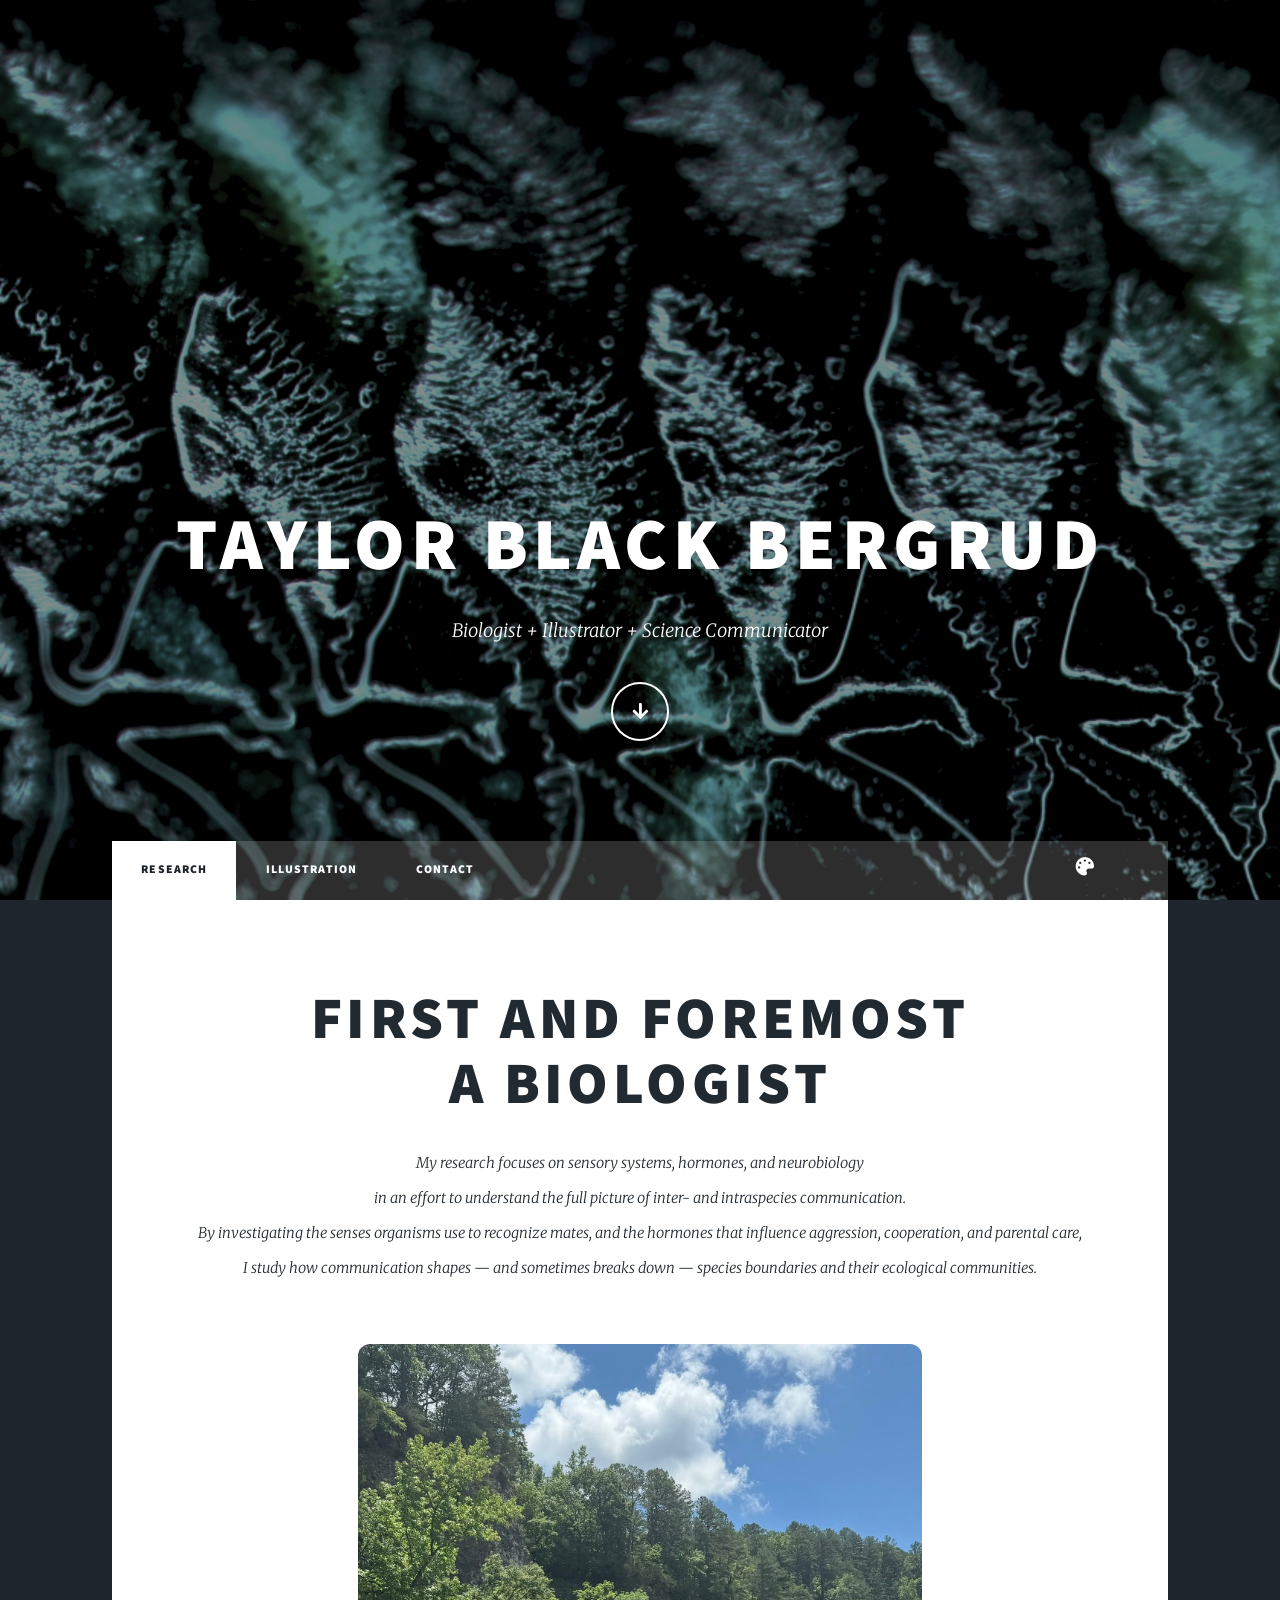
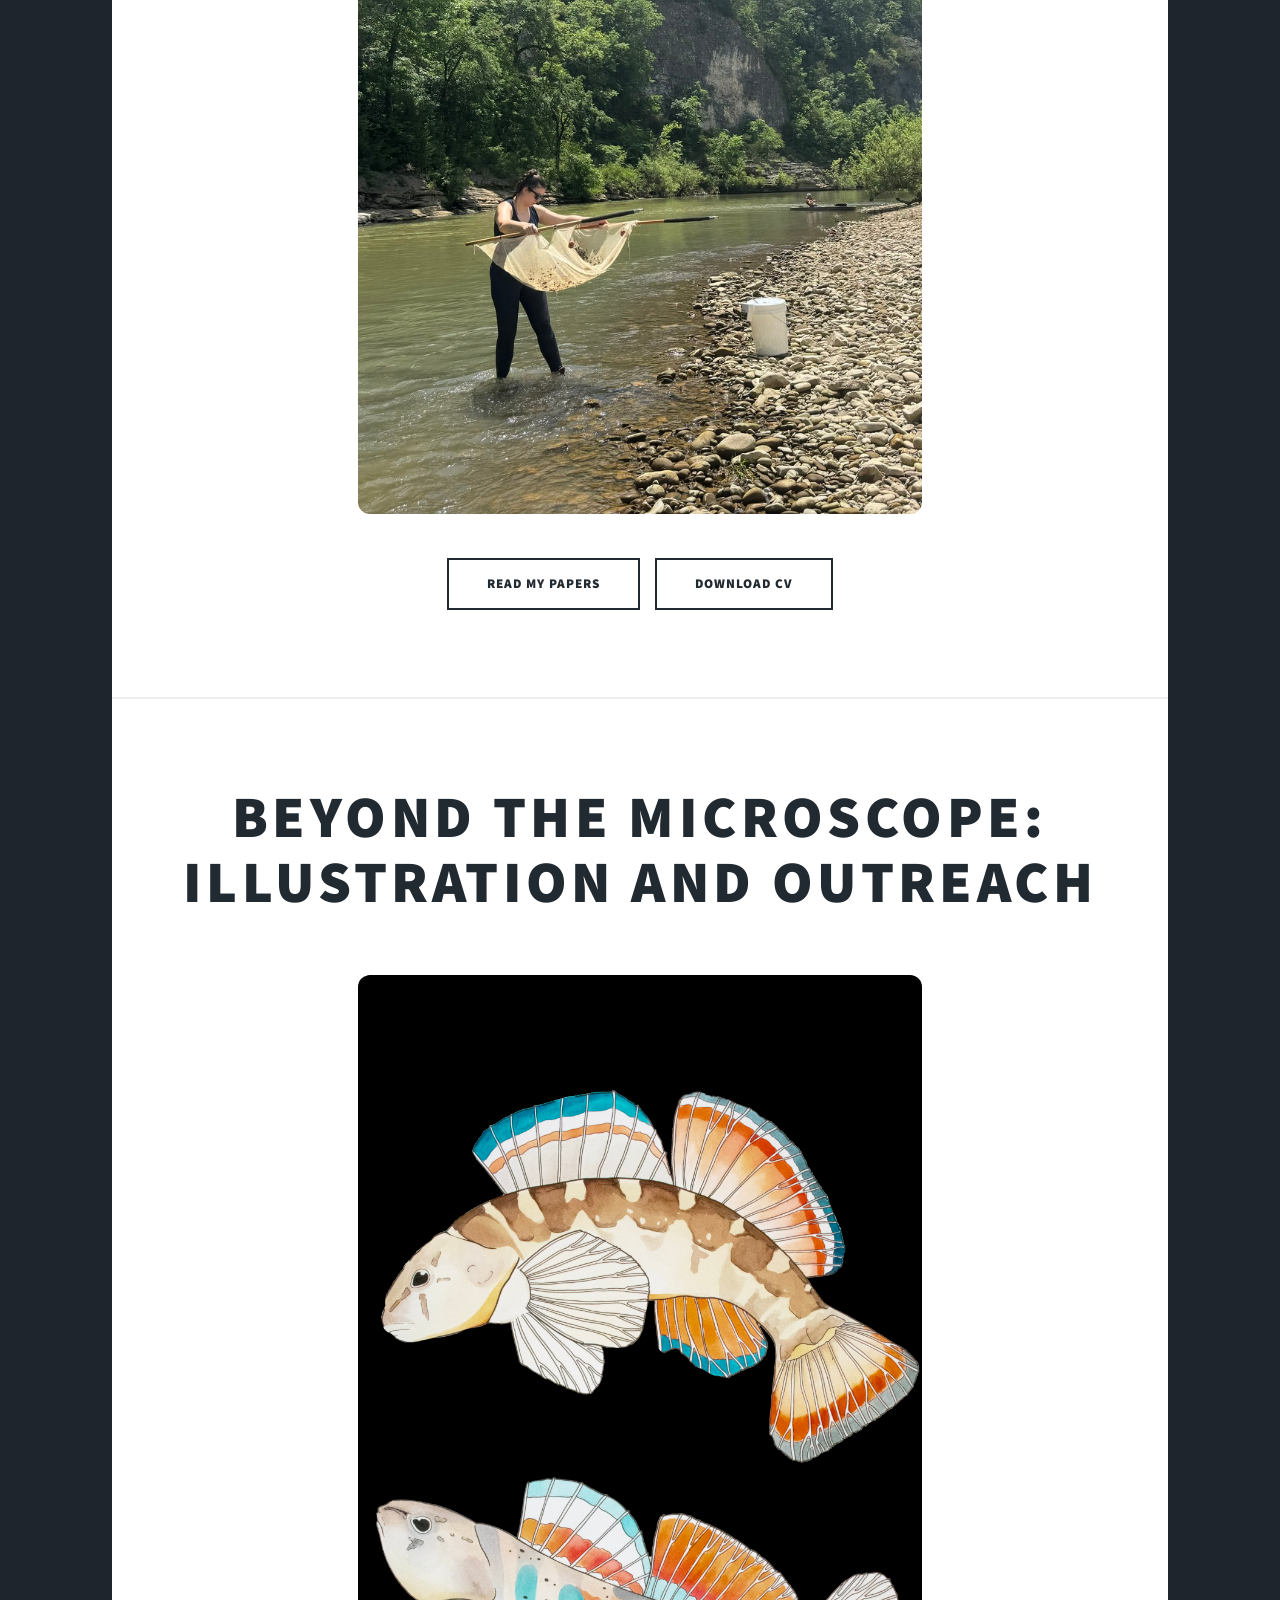
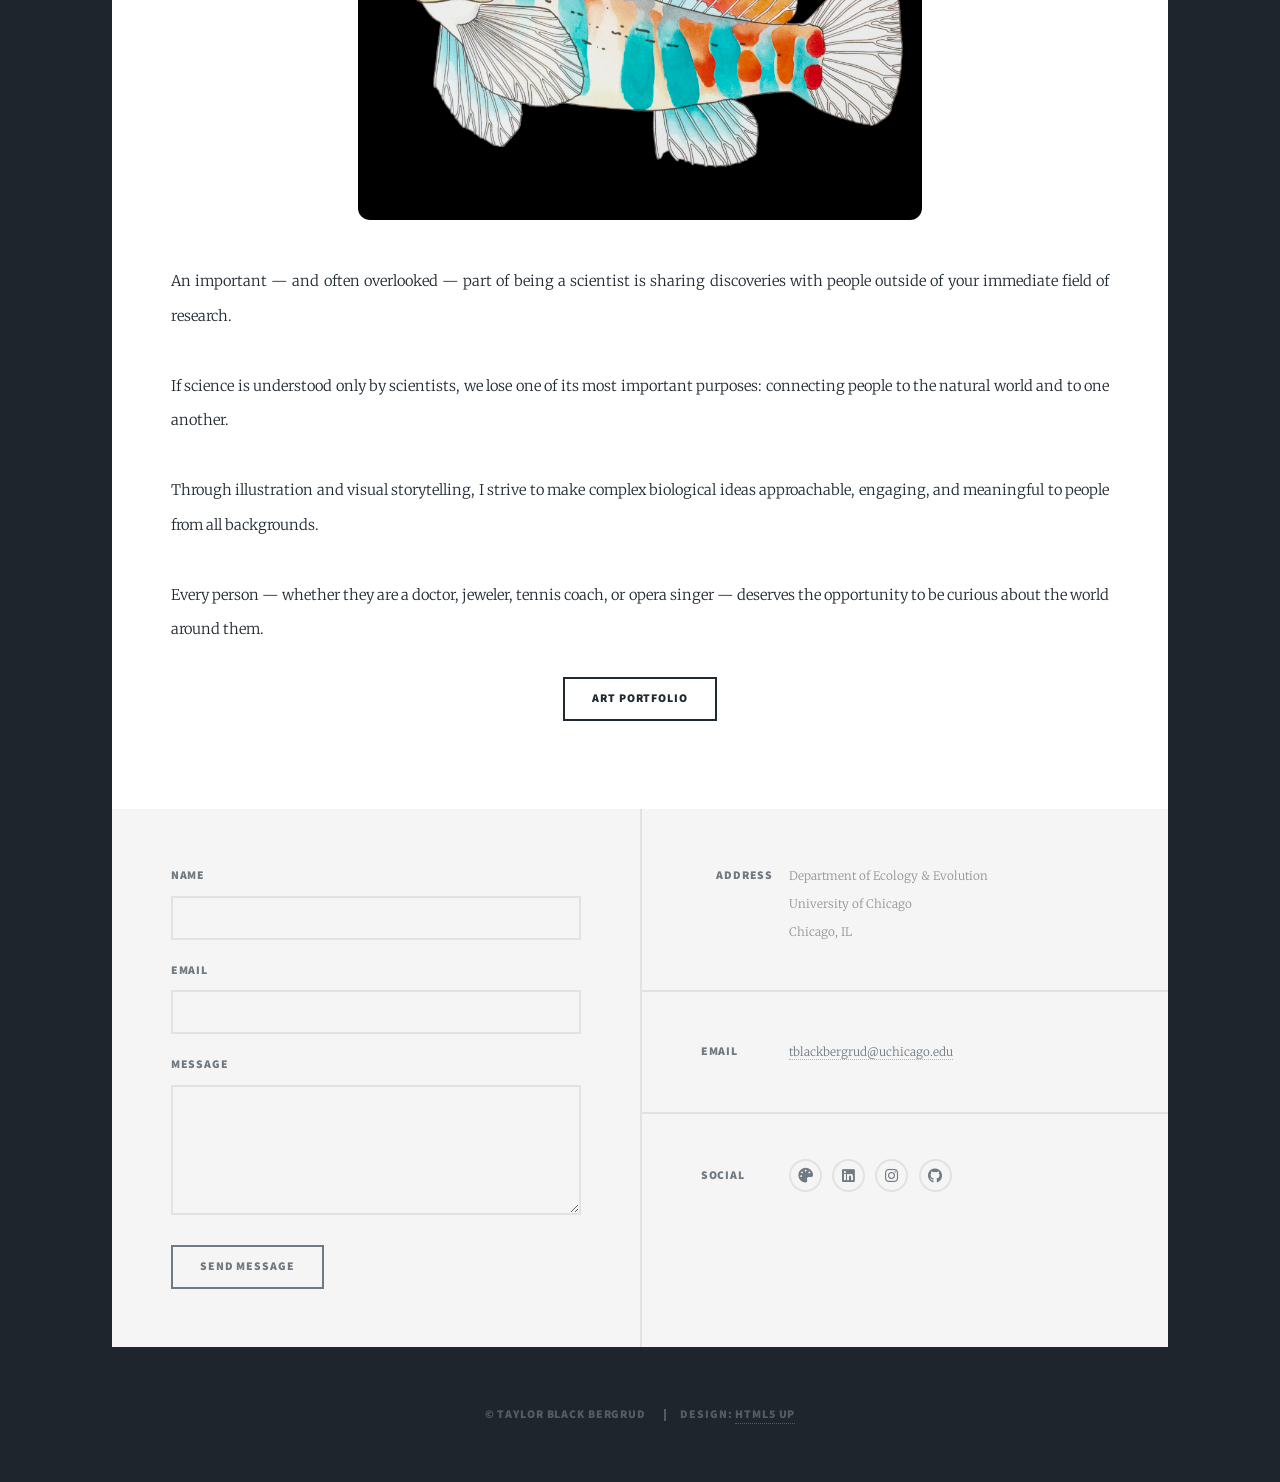
<file: index.html>
<!DOCTYPE HTML>
<!--
	Massively by HTML5 UP
	html5up.net | @ajlkn
	Free for personal and commercial use under the CCA 3.0 license (html5up.net/license)
-->
<html>
	<head>
		<title>Taylor Black Bergrud</title>
		<meta charset="utf-8" />
		<meta name="viewport" content="width=device-width, initial-scale=1, user-scalable=no" />
		<link rel="stylesheet" href="assets/css/main.css" />
		<noscript><link rel="stylesheet" href="assets/css/noscript.css" /></noscript>
	</head>
	<body class="is-preload">

		<!-- Wrapper -->
			<div id="wrapper" class="fade-in">

				<!-- Intro -->
					<div id="intro">
						<!-- MAIN TITLE -->
						<h1>Taylor Black Bergrud</h1>
						<!-- SUBTITLE -->
						<p> Biologist + Illustrator + Science Communicator </p>
						<!-- SCROLL -->
						<ul class="actions">
							<li><a href="#header" class="button icon solid solo fa-arrow-down scrolly">Continue</a></li>
						</ul>
					</div>

				<!-- Header -->
					<header id="header">
						<a href="index.html" class="logo"> 
							Taylor Black Bergrud 
						</a>
						
					</header>

				<!-- Navigation -->
					<nav id="nav">

    <ul class="links">
						<ul class="links">
							<li class="active">
								<a href="#research">Research</a>
							</li>
							
							<li>
								<a href="illustration.html">Illustration</a>
							</li>
							
							<li>
								<a href="#footer">Contact</a>
							</li>
						</ul>

						<!--SOCIAL MEDIA ICONS -->
						<ul class="icons">
							<li>
   								 <a href="https://www.redbubble.com/people/littleclayfrog"
       								class="icon solid fa-palette">
      							 <span class="label">Redbubble</span>
							   </a>
						</li>
							
							<li>
								<a href="https://www.linkedin.com/in/taybergrud" 
									class="icon brands fa-LinkedIn">
									<span class="label">LinkedIn</span>
								</a>
							</li>
							
							<li><a href="https://instagram.com/fieldnotesillustrated" 
									class="icon brands fa-instagram">
								<span class="label">Instagram</span>
							</a>
							</li>
							
							<li>
								<a href="https://github.com/TaylorBlackBergrud" 
									class="icon brands fa-github">
									<span class="label">GitHub</span>
								</a>
							</li>
						</ul>
					</nav>

				<!-- Main Content -->
					<div id="main">

						<!-- RESEARCH SECTION -->
							<article class="post featured" id="research">
								
								<header class="major">
									
									
									<h2>
										<a href="#">
											First and Foremost <br />
											A Biologist
										</a>
									</h2>
									<p>
										My research focuses on sensory systems, hormones, and neurobiology <br />
									in an effort to understand the full picture of inter- and intraspecies communication.<br />
									By investigating the senses organisms use to recognize mates, and the hormones that influence aggression, cooperation, and parental care,<br />
									I study how communication shapes — and sometimes breaks down — species boundaries and their ecological communities.
									</p>
								
								</header>

								<!--Research Photo 1 -->
								
							<a href="#" 
  								 class="image fit" 
  								 style="max-width: 60%; margin: 0 auto 3rem auto; border-radius: 12px; overflow: hidden;">
								<img src="images/9E07C642-AA1F-4C21-8A8C-A0F18DD840BB_1_105_c.jpeg"
								 alt="Arkansas field site with Taylor seining for darters" />
								</a>
								<!-- Papers Button -->
								
								<ul class="actions special">
									
									<li>
										<a href="https://scholar.google.com/citations?view_op=list_works&hl=en&user=EHR9fYoAAAAJ" class="button large"> Read My Papers 
										</a>
									</li>
									<li> 
									 <a href="CVTBLACKBERGRUD.docx"
                                        class="button large"
                                        target="_blank">
                                        Download CV
                                     </a>
   
									</li>
								</ul>
							</article class="post featured" id="research">

						
								<!-- Illustration Section -->
							<!-- ILLUSTRATION SECTION -->
						<article class="post featured" id="illustration">

					<header class="major">
					<h2>
					<a href="illustration.html">
						Beyond the Microscope:<br />
						Illustration and Outreach
					</a>
						</h2>
						</header>

					<a href="illustration.html"
	 					  class="image fit"
	 			  style="max-width: 60%; margin: 0 auto 3rem auto; border-radius: 12px; overflow: hidden;">
					<img src="images/OTOB.jpg"
		   			  alt="Scientific Illustration" />
				</a>
									
									<p>
										An important — and often overlooked — part of being a scientist is sharing discoveries with people outside of your immediate field of research. <br /><br />
									If science is understood only by scientists, we lose one of its most important purposes: connecting people to the natural world and to one another. <br /><br />
									Through illustration and visual storytelling, I strive to make complex biological ideas approachable, engaging, and meaningful to people from all backgrounds. <br /><br />
									Every person — whether they are a doctor, jeweler, tennis coach, or opera singer — deserves the opportunity to be curious about the world around them.
									</p>

									<!-- Art Button -->
									<ul class="actions special">
										
										<li>
											<a href="illustration.html" class="button">Art Portfolio
											</a>
										</li>
									</ul>
								</article>
						
							</section>

					</div>

				<!-- Footer -->
					<footer id="footer">
	<section>
		<form method="post" action="#">
			<div class="fields">
				<div class="field">
					<label for="name">Name</label>
					<input type="text" name="name" id="name" />
				</div>
				<div class="field">
					<label for="email">Email</label>
					<input type="text" name="email" id="email" />
				</div>
				<div class="field">
					<label for="message">Message</label>
					<textarea name="message" id="message" rows="3"></textarea>
				</div>
			</div>
			<ul class="actions">
				<li><input type="submit" value="Send Message" /></li>
			</ul>
		</form>
	</section>

	<section class="split contact">
		<section class="alt" style="text-align: center;">
			<h3>Address</h3>
			<p>
				Department of Ecology & Evolution<br />
				University of Chicago<br />
				Chicago, IL
			</p>
		</section>

		<section>
			<h3>Email</h3>
			<p>
				<a href="mailto:tblackbergrud@uchicago.edu">
					tblackbergrud@uchicago.edu
				</a>
			</p>
		</section>

		<section>
			<h3>Social</h3>
			<ul class="icons alt">
				<li><a href="https://www.redbubble.com/people/littleclayfrog" class="icon solid alt fa-palette"><span class="label">Redbubble</span></a></li>
				<li><a href="https://www.linkedin.com/in/taybergrud" class="icon brands alt fa-linkedin"><span class="label">LinkedIn</span></a></li>
				<li><a href="https://instagram.com/fieldnotesillustrated" class="icon brands alt fa-instagram"><span class="label">Instagram</span></a></li>
				<li><a href="https://github.com/taylorblackbergrud" class="icon brands alt fa-github"><span class="label">GitHub</span></a></li>
			</ul>
		</section>
	</section>
</footer>

				<!-- Copyright -->
					<div id="copyright">
						<ul>
							<li>&copy; Taylor Black Bergrud </li>
							<li>
								Design: 
								<a href="https://html5up.net">
									HTML5 UP
								</a>
							</li>
						</ul>
					</div>

			</div>

		<!-- Scripts -->
			<script src="assets/js/jquery.min.js"></script>
			<script src="assets/js/jquery.scrollex.min.js"></script>
			<script src="assets/js/jquery.scrolly.min.js"></script>
			<script src="assets/js/browser.min.js"></script>
			<script src="assets/js/breakpoints.min.js"></script>
			<script src="assets/js/util.js"></script>
			<script src="assets/js/main.js"></script>

	</body>
</html>
</file>
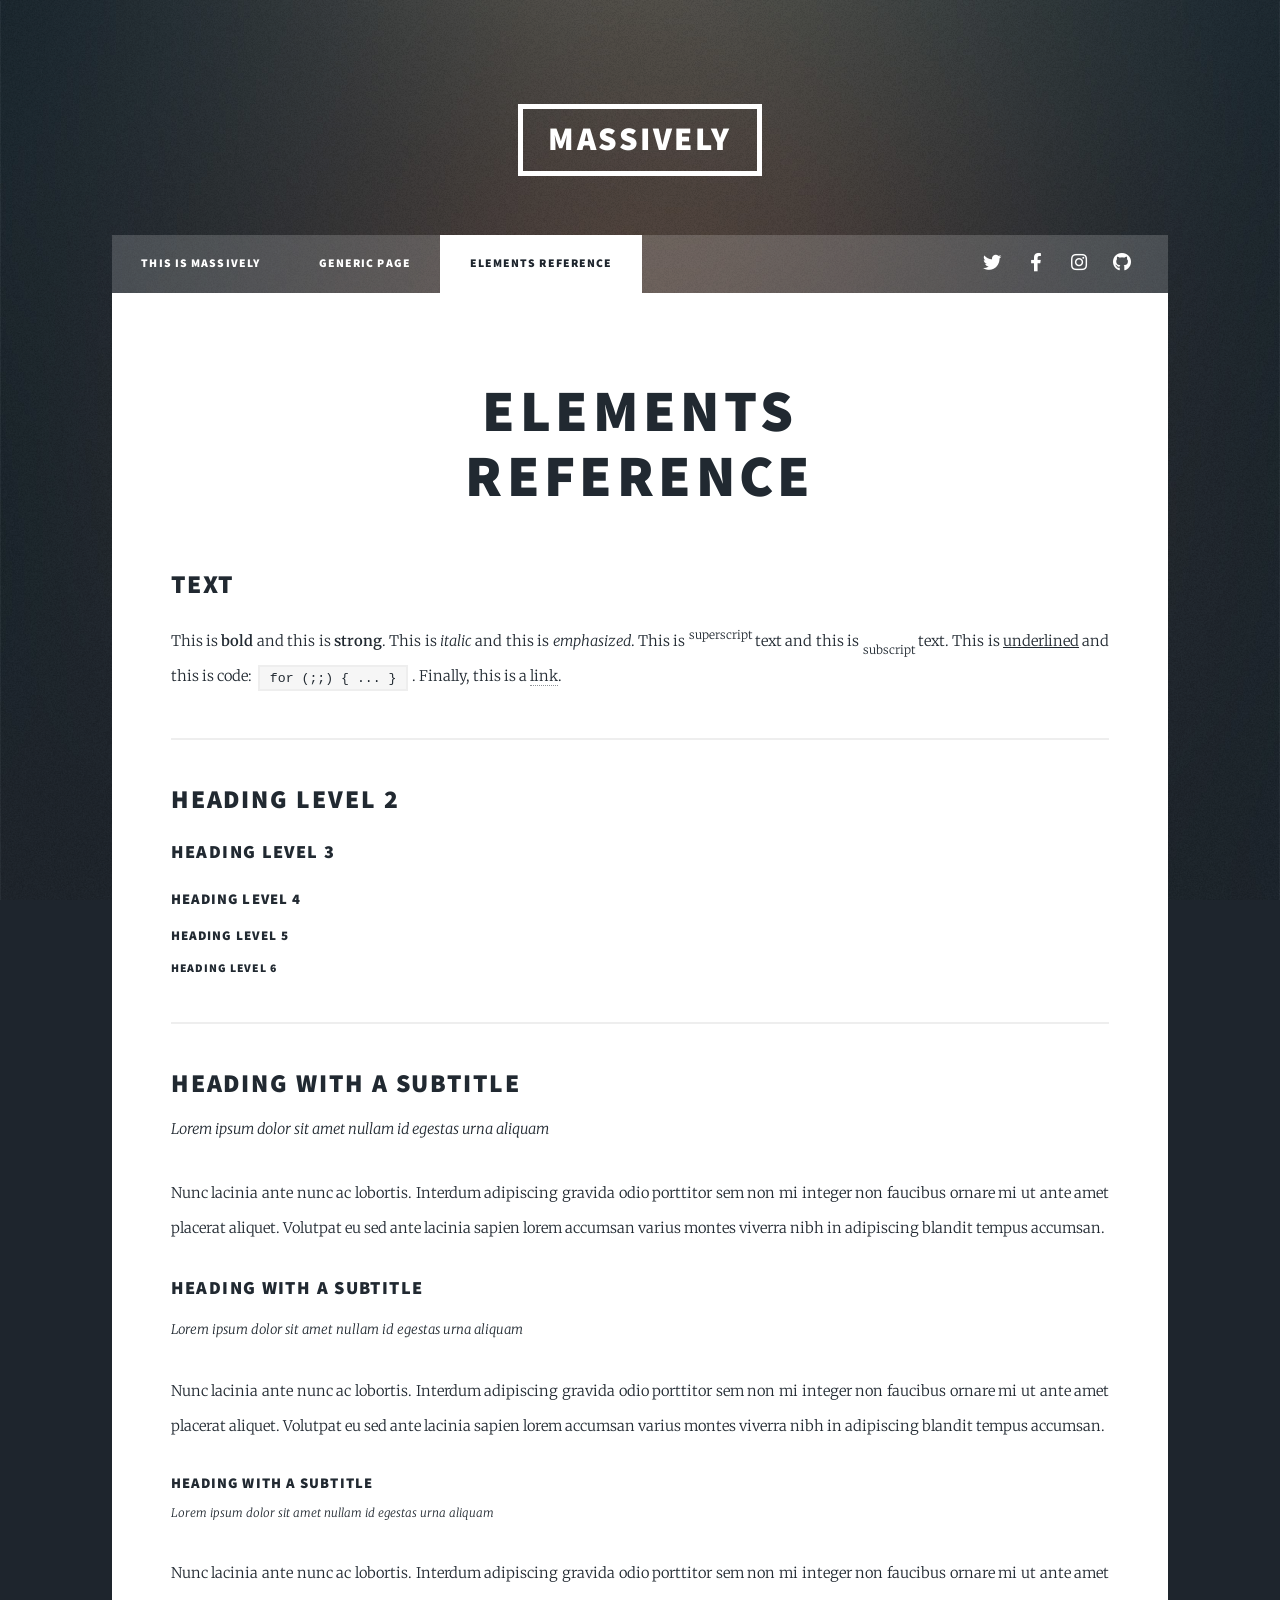
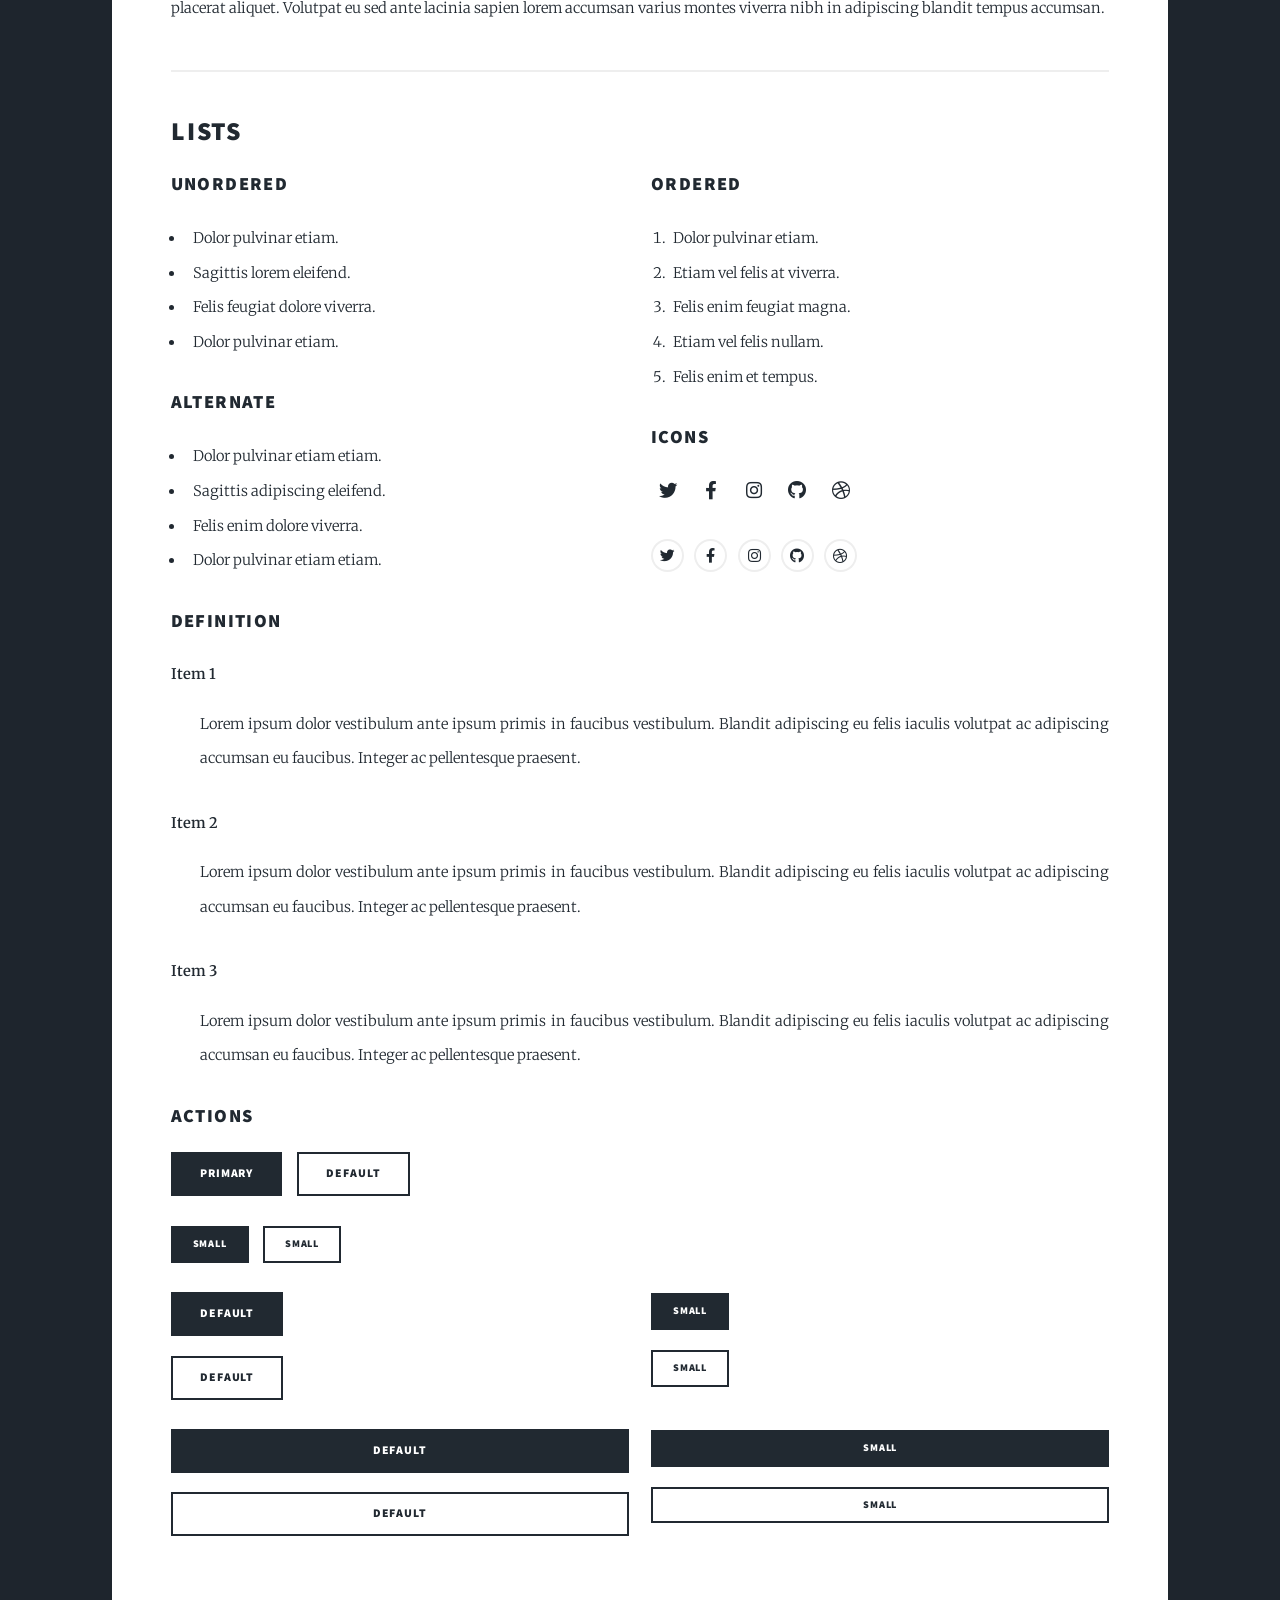
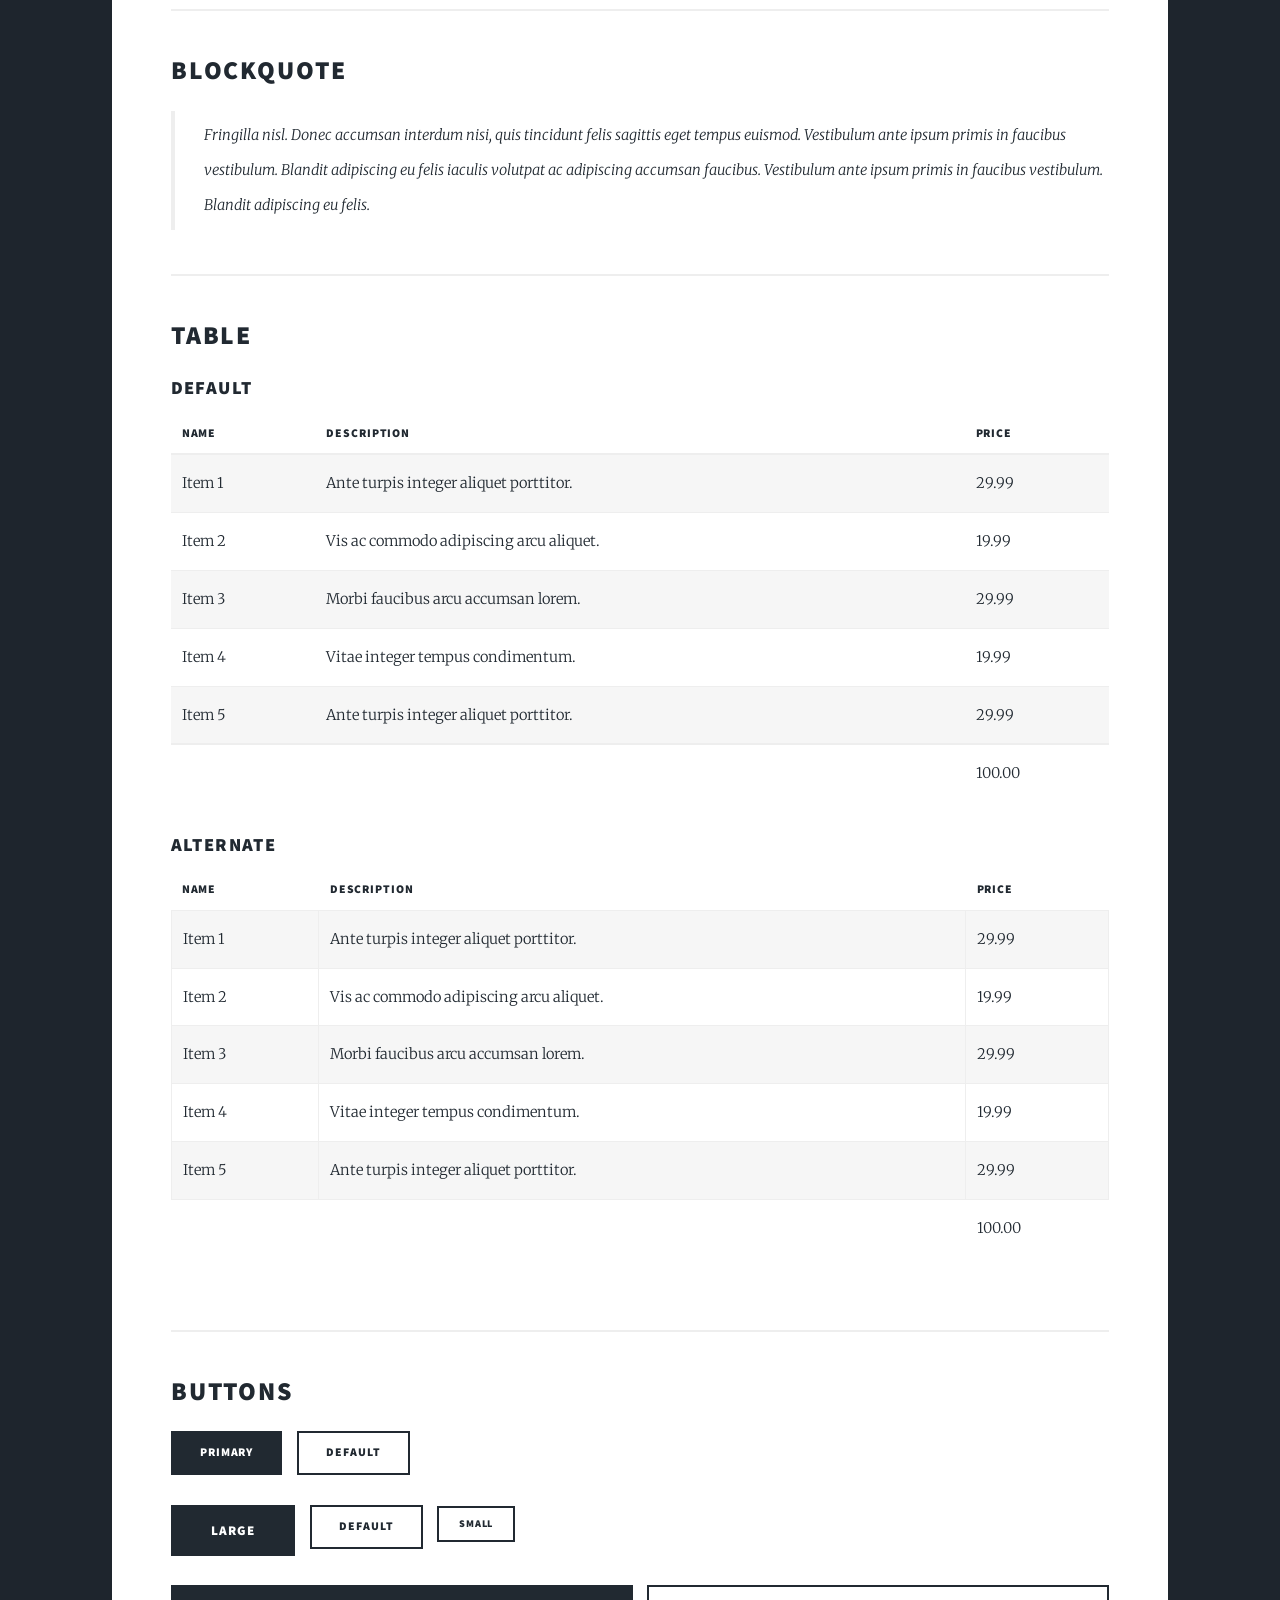
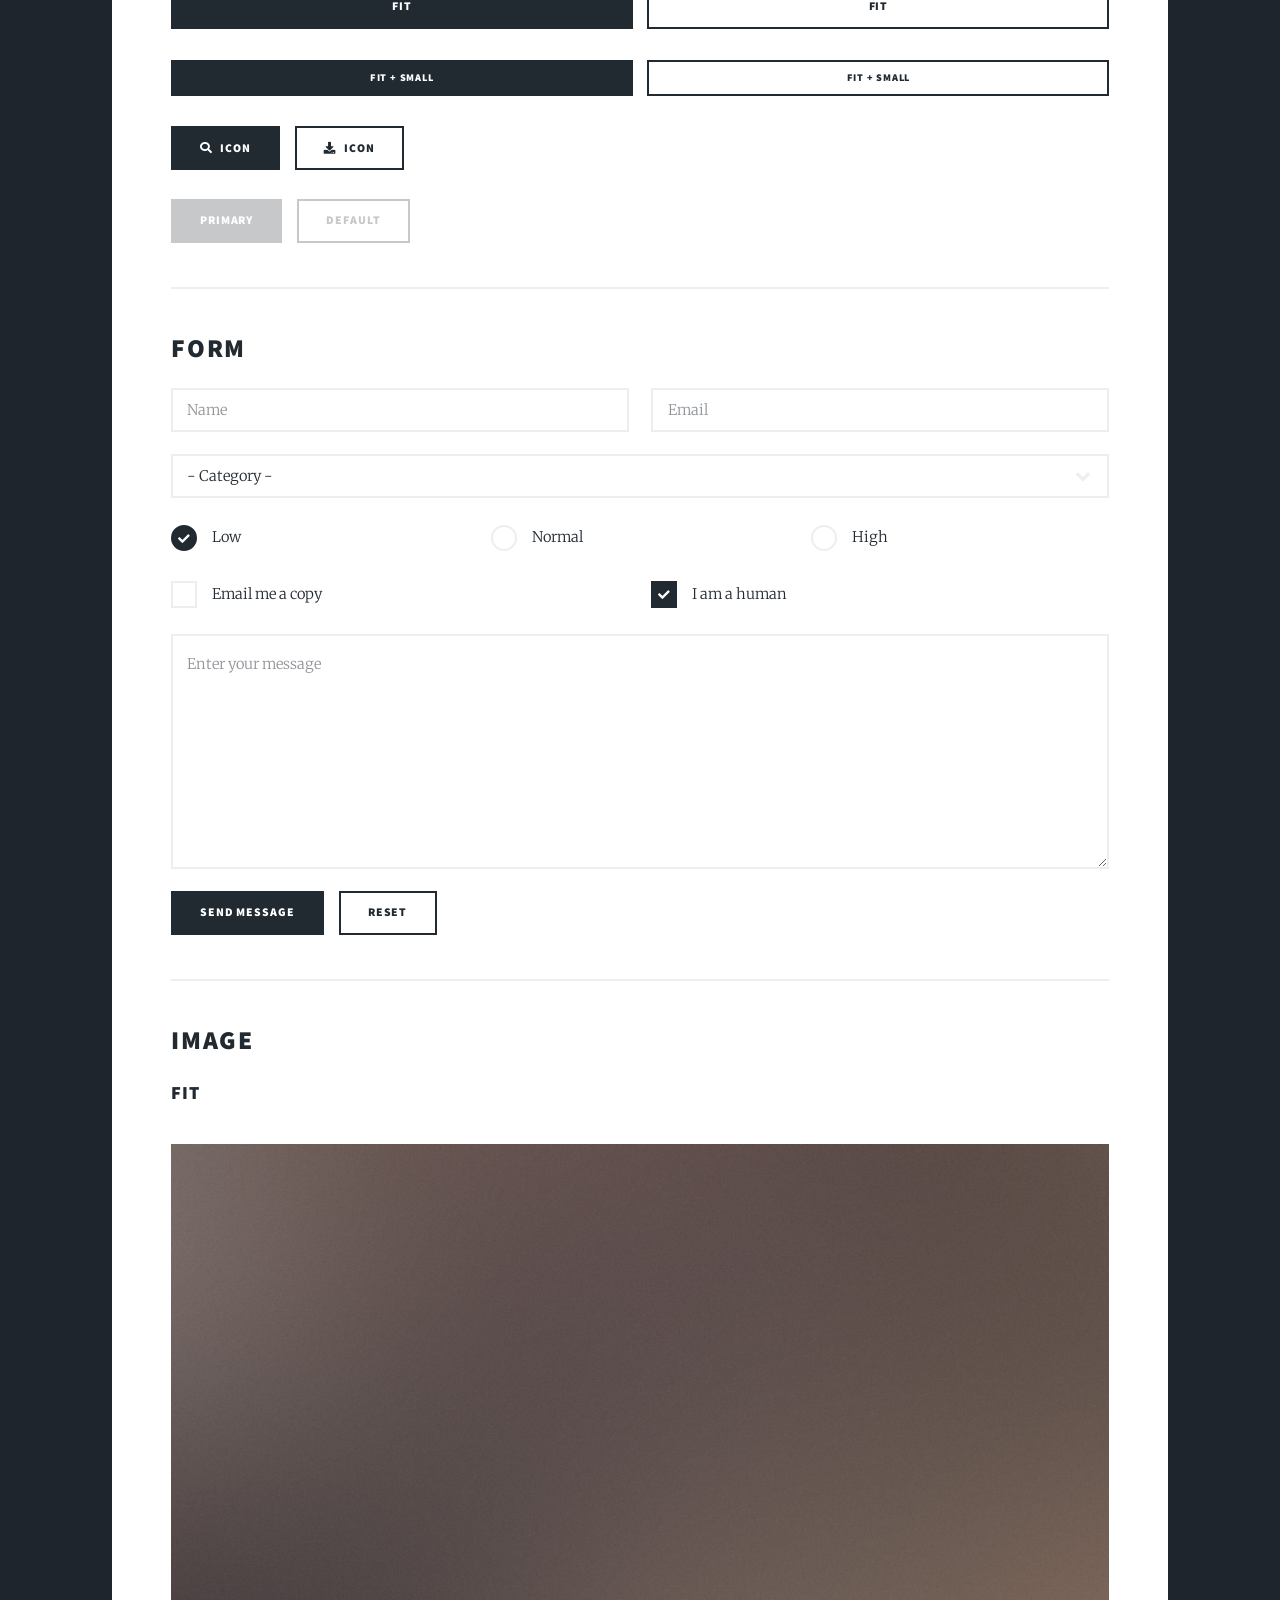
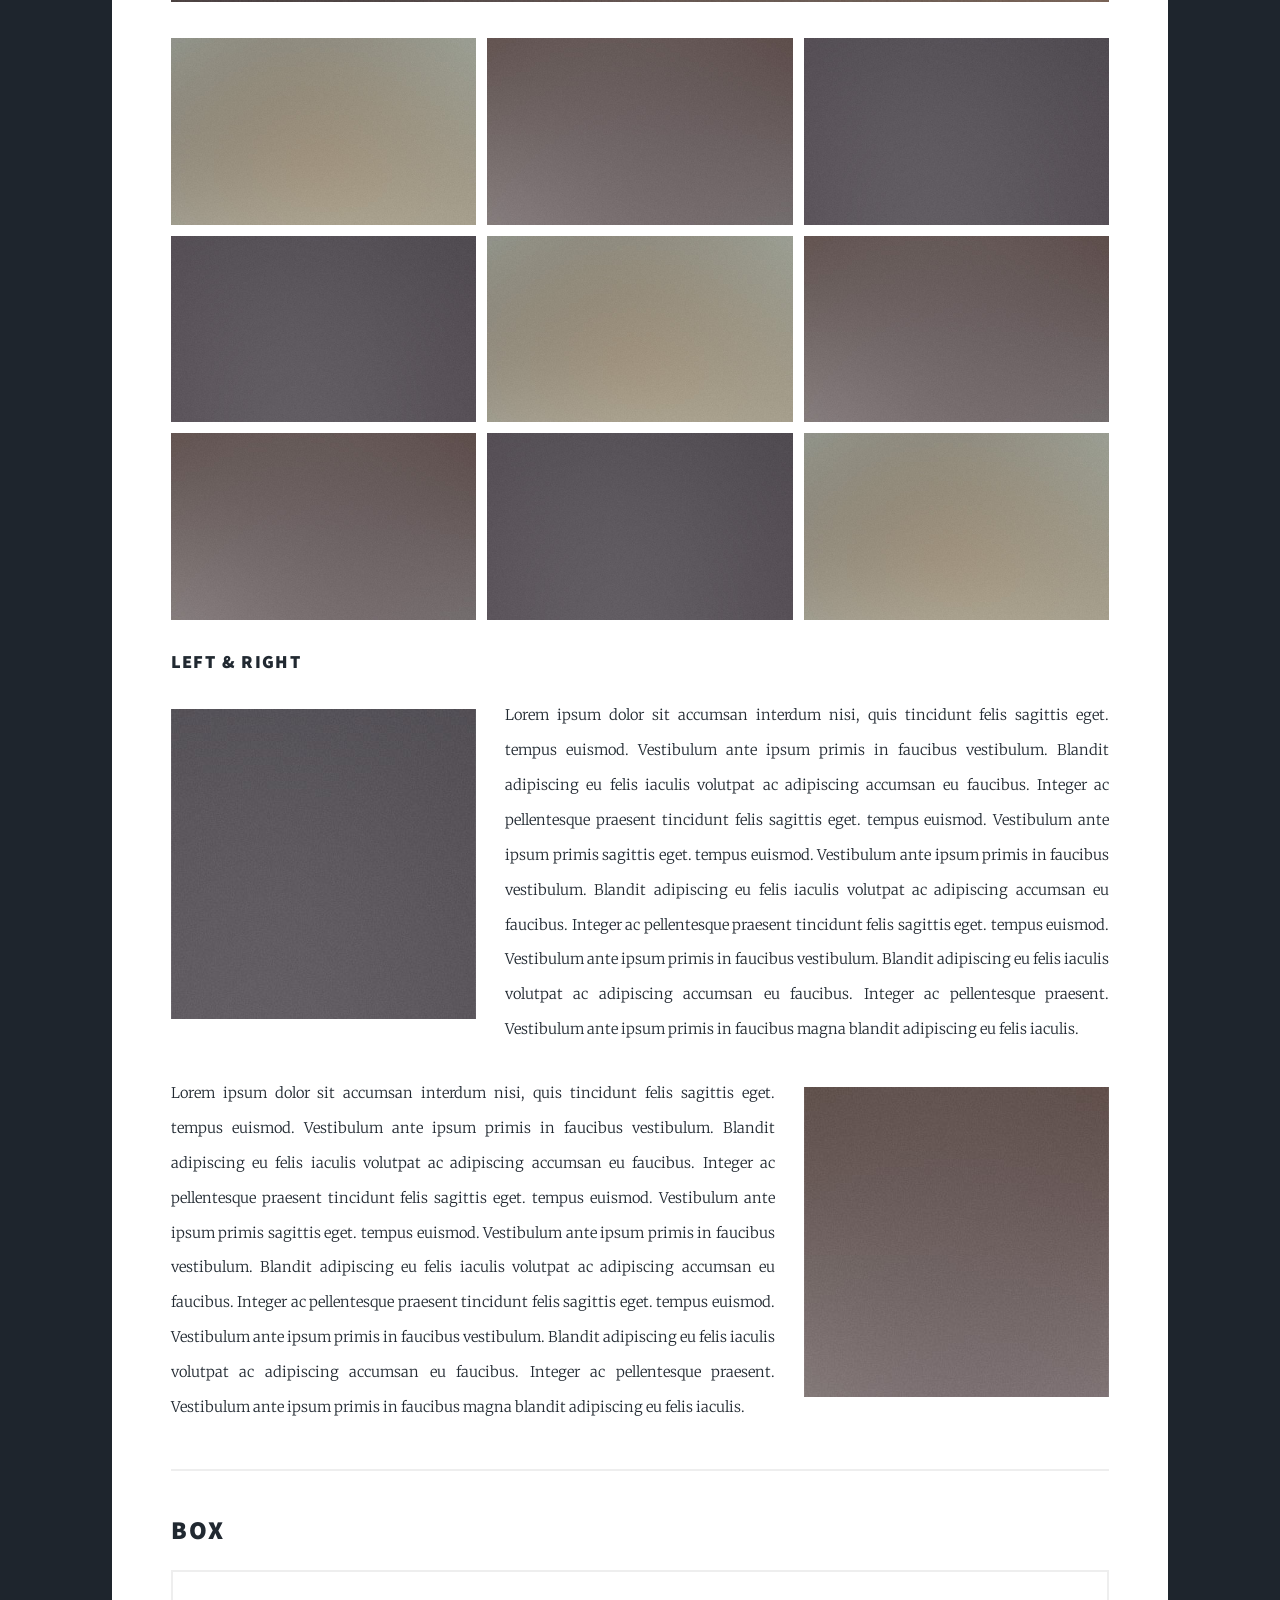
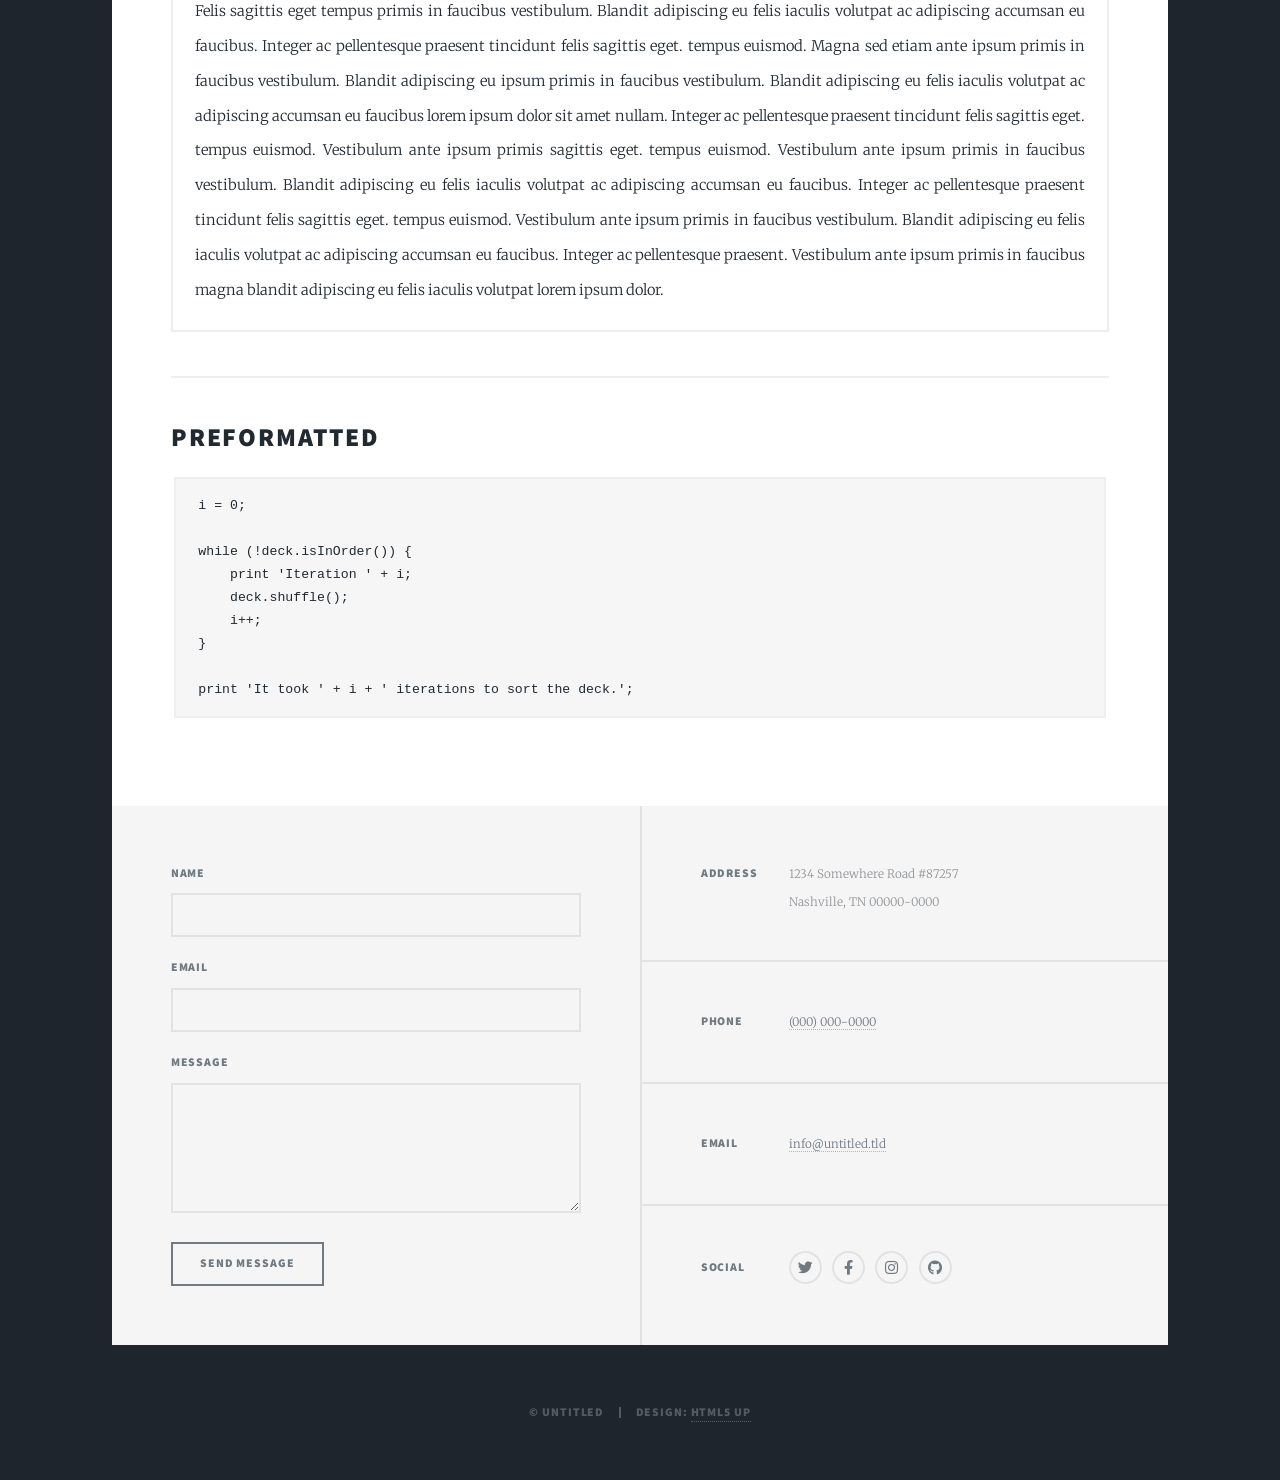
<file: elements.html>
<!DOCTYPE HTML>
<!--
	Massively by HTML5 UP
	html5up.net | @ajlkn
	Free for personal and commercial use under the CCA 3.0 license (html5up.net/license)
-->
<html>
	<head>
		<title>Elements Reference - Massively by HTML5 UP</title>
		<meta charset="utf-8" />
		<meta name="viewport" content="width=device-width, initial-scale=1, user-scalable=no" />
		<link rel="stylesheet" href="assets/css/main.css" />
		<noscript><link rel="stylesheet" href="assets/css/noscript.css" /></noscript>
	</head>
	<body class="is-preload">

		<!-- Wrapper -->
			<div id="wrapper">

				<!-- Header -->
					<header id="header">
						<a href="index.html" class="logo">Massively</a>
					</header>

				<!-- Nav -->
					<nav id="nav">
						<ul class="links">
							<li><a href="index.html">This is Massively</a></li>
							<li><a href="generic.html">Generic Page</a></li>
							<li class="active"><a href="elements.html">Elements Reference</a></li>
						</ul>
						<ul class="icons">
							<li><a href="#" class="icon brands fa-twitter"><span class="label">Twitter</span></a></li>
							<li><a href="#" class="icon brands fa-facebook-f"><span class="label">Facebook</span></a></li>
							<li><a href="#" class="icon brands fa-instagram"><span class="label">Instagram</span></a></li>
							<li><a href="#" class="icon brands fa-github"><span class="label">GitHub</span></a></li>
						</ul>
					</nav>

				<!-- Main -->
					<div id="main">

						<!-- Post -->
							<section class="post">
								<header class="major">
									<h1>Elements<br />
									Reference</h1>
								</header>

								<!-- Text stuff -->
									<h2>Text</h2>
									<p>This is <b>bold</b> and this is <strong>strong</strong>. This is <i>italic</i> and this is <em>emphasized</em>.
									This is <sup>superscript</sup> text and this is <sub>subscript</sub> text.
									This is <u>underlined</u> and this is code: <code>for (;;) { ... }</code>.
									Finally, this is a <a href="#">link</a>.</p>
									<hr />
									<h2>Heading Level 2</h2>
									<h3>Heading Level 3</h3>
									<h4>Heading Level 4</h4>
									<h5>Heading Level 5</h5>
									<h6>Heading Level 6</h6>
									<hr />
									<header>
										<h2>Heading with a Subtitle</h2>
										<p>Lorem ipsum dolor sit amet nullam id egestas urna aliquam</p>
									</header>
									<p>Nunc lacinia ante nunc ac lobortis. Interdum adipiscing gravida odio porttitor sem non mi integer non faucibus ornare mi ut ante amet placerat aliquet. Volutpat eu sed ante lacinia sapien lorem accumsan varius montes viverra nibh in adipiscing blandit tempus accumsan.</p>
									<header>
										<h3>Heading with a Subtitle</h3>
										<p>Lorem ipsum dolor sit amet nullam id egestas urna aliquam</p>
									</header>
									<p>Nunc lacinia ante nunc ac lobortis. Interdum adipiscing gravida odio porttitor sem non mi integer non faucibus ornare mi ut ante amet placerat aliquet. Volutpat eu sed ante lacinia sapien lorem accumsan varius montes viverra nibh in adipiscing blandit tempus accumsan.</p>
									<header>
										<h4>Heading with a Subtitle</h4>
										<p>Lorem ipsum dolor sit amet nullam id egestas urna aliquam</p>
									</header>
									<p>Nunc lacinia ante nunc ac lobortis. Interdum adipiscing gravida odio porttitor sem non mi integer non faucibus ornare mi ut ante amet placerat aliquet. Volutpat eu sed ante lacinia sapien lorem accumsan varius montes viverra nibh in adipiscing blandit tempus accumsan.</p>

									<hr />

								<!-- Lists -->
									<h2>Lists</h2>
									<div class="row">
										<div class="col-6 col-12-small">

											<h3>Unordered</h3>
											<ul>
												<li>Dolor pulvinar etiam.</li>
												<li>Sagittis lorem eleifend.</li>
												<li>Felis feugiat dolore viverra.</li>
												<li>Dolor pulvinar etiam.</li>
											</ul>

											<h3>Alternate</h3>
											<ul class="alt">
												<li>Dolor pulvinar etiam etiam.</li>
												<li>Sagittis adipiscing eleifend.</li>
												<li>Felis enim dolore viverra.</li>
												<li>Dolor pulvinar etiam etiam.</li>
											</ul>

										</div>
										<div class="col-6 col-12-small">

											<h3>Ordered</h3>
											<ol>
												<li>Dolor pulvinar etiam.</li>
												<li>Etiam vel felis at viverra.</li>
												<li>Felis enim feugiat magna.</li>
												<li>Etiam vel felis nullam.</li>
												<li>Felis enim et tempus.</li>
											</ol>

											<h3>Icons</h3>
											<ul class="icons">
												<li><a href="#" class="icon brands fa-twitter"><span class="label">Twitter</span></a></li>
												<li><a href="#" class="icon brands fa-facebook-f"><span class="label">Facebook</span></a></li>
												<li><a href="#" class="icon brands fa-instagram"><span class="label">Instagram</span></a></li>
												<li><a href="#" class="icon brands fa-github"><span class="label">Github</span></a></li>
												<li><a href="#" class="icon brands fa-dribbble"><span class="label">Dribbble</span></a></li>
											</ul>
											<ul class="icons alt">
												<li><a href="#" class="icon brands alt fa-twitter"><span class="label">Twitter</span></a></li>
												<li><a href="#" class="icon brands alt fa-facebook-f"><span class="label">Facebook</span></a></li>
												<li><a href="#" class="icon brands alt fa-instagram"><span class="label">Instagram</span></a></li>
												<li><a href="#" class="icon brands alt fa-github"><span class="label">Github</span></a></li>
												<li><a href="#" class="icon brands alt fa-dribbble"><span class="label">Dribbble</span></a></li>
											</ul>

										</div>
									</div>
									<h3>Definition</h3>
									<dl>
										<dt>Item 1</dt>
										<dd>
											<p>Lorem ipsum dolor vestibulum ante ipsum primis in faucibus vestibulum. Blandit adipiscing eu felis iaculis volutpat ac adipiscing accumsan eu faucibus. Integer ac pellentesque praesent.</p>
										</dd>
										<dt>Item 2</dt>
										<dd>
											<p>Lorem ipsum dolor vestibulum ante ipsum primis in faucibus vestibulum. Blandit adipiscing eu felis iaculis volutpat ac adipiscing accumsan eu faucibus. Integer ac pellentesque praesent.</p>
										</dd>
										<dt>Item 3</dt>
										<dd>
											<p>Lorem ipsum dolor vestibulum ante ipsum primis in faucibus vestibulum. Blandit adipiscing eu felis iaculis volutpat ac adipiscing accumsan eu faucibus. Integer ac pellentesque praesent.</p>
										</dd>
									</dl>

									<h3>Actions</h3>
									<ul class="actions">
										<li><a href="#" class="button primary">Primary</a></li>
										<li><a href="#" class="button">Default</a></li>
									</ul>
									<ul class="actions small">
										<li><a href="#" class="button primary small">Small</a></li>
										<li><a href="#" class="button small">Small</a></li>
									</ul>
									<div class="row">
										<div class="col-6 col-12-small">
											<ul class="actions stacked">
												<li><a href="#" class="button primary">Default</a></li>
												<li><a href="#" class="button">Default</a></li>
											</ul>
										</div>
										<div class="col-6 col-12-small">
											<ul class="actions stacked">
												<li><a href="#" class="button primary small">Small</a></li>
												<li><a href="#" class="button small">Small</a></li>
											</ul>
										</div>
									</div>
									<div class="row">
										<div class="col-6 col-12-small">
											<ul class="actions stacked">
												<li><a href="#" class="button primary fit">Default</a></li>
												<li><a href="#" class="button fit">Default</a></li>
											</ul>
										</div>
										<div class="col-6 col-12-small">
											<ul class="actions stacked">
												<li><a href="#" class="button primary small fit">Small</a></li>
												<li><a href="#" class="button small fit">Small</a></li>
											</ul>
										</div>
									</div>

									<hr />

								<!-- Blockquote -->
									<h2>Blockquote</h2>
									<blockquote>Fringilla nisl. Donec accumsan interdum nisi, quis tincidunt felis sagittis eget tempus euismod. Vestibulum ante ipsum primis in faucibus vestibulum. Blandit adipiscing eu felis iaculis volutpat ac adipiscing accumsan faucibus. Vestibulum ante ipsum primis in faucibus vestibulum. Blandit adipiscing eu felis.</blockquote>

									<hr />

								<!-- Table -->
									<h2>Table</h2>

									<h3>Default</h3>
									<div class="table-wrapper">
										<table>
											<thead>
												<tr>
													<th>Name</th>
													<th>Description</th>
													<th>Price</th>
												</tr>
											</thead>
											<tbody>
												<tr>
													<td>Item 1</td>
													<td>Ante turpis integer aliquet porttitor.</td>
													<td>29.99</td>
												</tr>
												<tr>
													<td>Item 2</td>
													<td>Vis ac commodo adipiscing arcu aliquet.</td>
													<td>19.99</td>
												</tr>
												<tr>
													<td>Item 3</td>
													<td> Morbi faucibus arcu accumsan lorem.</td>
													<td>29.99</td>
												</tr>
												<tr>
													<td>Item 4</td>
													<td>Vitae integer tempus condimentum.</td>
													<td>19.99</td>
												</tr>
												<tr>
													<td>Item 5</td>
													<td>Ante turpis integer aliquet porttitor.</td>
													<td>29.99</td>
												</tr>
											</tbody>
											<tfoot>
												<tr>
													<td colspan="2"></td>
													<td>100.00</td>
												</tr>
											</tfoot>
										</table>
									</div>

									<h3>Alternate</h3>
									<div class="table-wrapper">
										<table class="alt">
											<thead>
												<tr>
													<th>Name</th>
													<th>Description</th>
													<th>Price</th>
												</tr>
											</thead>
											<tbody>
												<tr>
													<td>Item 1</td>
													<td>Ante turpis integer aliquet porttitor.</td>
													<td>29.99</td>
												</tr>
												<tr>
													<td>Item 2</td>
													<td>Vis ac commodo adipiscing arcu aliquet.</td>
													<td>19.99</td>
												</tr>
												<tr>
													<td>Item 3</td>
													<td> Morbi faucibus arcu accumsan lorem.</td>
													<td>29.99</td>
												</tr>
												<tr>
													<td>Item 4</td>
													<td>Vitae integer tempus condimentum.</td>
													<td>19.99</td>
												</tr>
												<tr>
													<td>Item 5</td>
													<td>Ante turpis integer aliquet porttitor.</td>
													<td>29.99</td>
												</tr>
											</tbody>
											<tfoot>
												<tr>
													<td colspan="2"></td>
													<td>100.00</td>
												</tr>
											</tfoot>
										</table>
									</div>

									<hr />

								<!-- Buttons -->
									<h2>Buttons</h2>
									<ul class="actions">
										<li><a href="#" class="button primary">Primary</a></li>
										<li><a href="#" class="button">Default</a></li>
									</ul>
									<ul class="actions">
										<li><a href="#" class="button primary large">Large</a></li>
										<li><a href="#" class="button">Default</a></li>
										<li><a href="#" class="button small">Small</a></li>
									</ul>
									<ul class="actions fit">
										<li><a href="#" class="button primary fit">Fit</a></li>
										<li><a href="#" class="button fit">Fit</a></li>
									</ul>
									<ul class="actions fit small">
										<li><a href="#" class="button primary fit small">Fit + Small</a></li>
										<li><a href="#" class="button fit small">Fit + Small</a></li>
									</ul>
									<ul class="actions">
										<li><a href="#" class="button primary icon solid fa-search">Icon</a></li>
										<li><a href="#" class="button icon solid fa-download">Icon</a></li>
									</ul>
									<ul class="actions">
										<li><span class="button primary disabled">Primary</span></li>
										<li><span class="button disabled">Default</span></li>
									</ul>

									<hr />

								<!-- Form -->
									<h2>Form</h2>

									<form method="post" action="#">
										<div class="row gtr-uniform">
											<div class="col-6 col-12-xsmall">
												<input type="text" name="demo-name" id="demo-name" value="" placeholder="Name" />
											</div>
											<div class="col-6 col-12-xsmall">
												<input type="email" name="demo-email" id="demo-email" value="" placeholder="Email" />
											</div>
											<!-- Break -->
											<div class="col-12">
												<select name="demo-category" id="demo-category">
													<option value="">- Category -</option>
													<option value="1">Manufacturing</option>
													<option value="1">Shipping</option>
													<option value="1">Administration</option>
													<option value="1">Human Resources</option>
												</select>
											</div>
											<!-- Break -->
											<div class="col-4 col-12-small">
												<input type="radio" id="demo-priority-low" name="demo-priority" checked>
												<label for="demo-priority-low">Low</label>
											</div>
											<div class="col-4 col-12-small">
												<input type="radio" id="demo-priority-normal" name="demo-priority">
												<label for="demo-priority-normal">Normal</label>
											</div>
											<div class="col-4 col-12-small">
												<input type="radio" id="demo-priority-high" name="demo-priority">
												<label for="demo-priority-high">High</label>
											</div>
											<!-- Break -->
											<div class="col-6 col-12-small">
												<input type="checkbox" id="demo-copy" name="demo-copy">
												<label for="demo-copy">Email me a copy</label>
											</div>
											<div class="col-6 col-12-small">
												<input type="checkbox" id="demo-human" name="demo-human" checked>
												<label for="demo-human">I am a human</label>
											</div>
											<!-- Break -->
											<div class="col-12">
												<textarea name="demo-message" id="demo-message" placeholder="Enter your message" rows="6"></textarea>
											</div>
											<!-- Break -->
											<div class="col-12">
												<ul class="actions">
													<li><input type="submit" value="Send Message" class="primary" /></li>
													<li><input type="reset" value="Reset" /></li>
												</ul>
											</div>
										</div>
									</form>

									<hr />

								<!-- Image -->
									<h2>Image</h2>

									<h3>Fit</h3>
									<span class="image fit"><img src="images/pic01.jpg" alt="" /></span>
									<div class="box alt">
										<div class="row gtr-50 gtr-uniform">
											<div class="col-4"><span class="image fit"><img src="images/pic02.jpg" alt="" /></span></div>
											<div class="col-4"><span class="image fit"><img src="images/pic03.jpg" alt="" /></span></div>
											<div class="col-4"><span class="image fit"><img src="images/pic04.jpg" alt="" /></span></div>
											<!-- Break -->
											<div class="col-4"><span class="image fit"><img src="images/pic04.jpg" alt="" /></span></div>
											<div class="col-4"><span class="image fit"><img src="images/pic02.jpg" alt="" /></span></div>
											<div class="col-4"><span class="image fit"><img src="images/pic03.jpg" alt="" /></span></div>
											<!-- Break -->
											<div class="col-4"><span class="image fit"><img src="images/pic03.jpg" alt="" /></span></div>
											<div class="col-4"><span class="image fit"><img src="images/pic04.jpg" alt="" /></span></div>
											<div class="col-4"><span class="image fit"><img src="images/pic02.jpg" alt="" /></span></div>
										</div>
									</div>

									<h3>Left &amp; Right</h3>
									<p><span class="image left"><img src="images/pic08.jpg" alt="" /></span>Lorem ipsum dolor sit accumsan interdum nisi, quis tincidunt felis sagittis eget. tempus euismod. Vestibulum ante ipsum primis in faucibus vestibulum. Blandit adipiscing eu felis iaculis volutpat ac adipiscing accumsan eu faucibus. Integer ac pellentesque praesent tincidunt felis sagittis eget. tempus euismod. Vestibulum ante ipsum primis sagittis eget. tempus euismod. Vestibulum ante ipsum primis in faucibus vestibulum. Blandit adipiscing eu felis iaculis volutpat ac adipiscing accumsan eu faucibus. Integer ac pellentesque praesent tincidunt felis sagittis eget. tempus euismod. Vestibulum ante ipsum primis in faucibus vestibulum. Blandit adipiscing eu felis iaculis volutpat ac adipiscing accumsan eu faucibus. Integer ac pellentesque praesent. Vestibulum ante ipsum primis in faucibus magna blandit adipiscing eu felis iaculis.</p>
									<p><span class="image right"><img src="images/pic09.jpg" alt="" /></span>Lorem ipsum dolor sit accumsan interdum nisi, quis tincidunt felis sagittis eget. tempus euismod. Vestibulum ante ipsum primis in faucibus vestibulum. Blandit adipiscing eu felis iaculis volutpat ac adipiscing accumsan eu faucibus. Integer ac pellentesque praesent tincidunt felis sagittis eget. tempus euismod. Vestibulum ante ipsum primis sagittis eget. tempus euismod. Vestibulum ante ipsum primis in faucibus vestibulum. Blandit adipiscing eu felis iaculis volutpat ac adipiscing accumsan eu faucibus. Integer ac pellentesque praesent tincidunt felis sagittis eget. tempus euismod. Vestibulum ante ipsum primis in faucibus vestibulum. Blandit adipiscing eu felis iaculis volutpat ac adipiscing accumsan eu faucibus. Integer ac pellentesque praesent. Vestibulum ante ipsum primis in faucibus magna blandit adipiscing eu felis iaculis.</p>

									<hr />

								<!-- Box -->
									<h2>Box</h2>
									<div class="box">
										<p>Felis sagittis eget tempus primis in faucibus vestibulum. Blandit adipiscing eu felis iaculis volutpat ac adipiscing accumsan eu faucibus. Integer ac pellentesque praesent tincidunt felis sagittis eget. tempus euismod. Magna sed etiam ante ipsum primis in faucibus vestibulum. Blandit adipiscing eu ipsum primis in faucibus vestibulum. Blandit adipiscing eu felis iaculis volutpat ac adipiscing accumsan eu faucibus lorem ipsum dolor sit amet nullam. Integer ac pellentesque praesent tincidunt felis sagittis eget. tempus euismod. Vestibulum ante ipsum primis sagittis eget. tempus euismod. Vestibulum ante ipsum primis in faucibus vestibulum. Blandit adipiscing eu felis iaculis volutpat ac adipiscing accumsan eu faucibus. Integer ac pellentesque praesent tincidunt felis sagittis eget. tempus euismod. Vestibulum ante ipsum primis in faucibus vestibulum. Blandit adipiscing eu felis iaculis volutpat ac adipiscing accumsan eu faucibus. Integer ac pellentesque praesent. Vestibulum ante ipsum primis in faucibus magna blandit adipiscing eu felis iaculis volutpat lorem ipsum dolor.</p>
									</div>

									<hr />

								<!-- Preformatted Code -->
									<h2>Preformatted</h2>
									<pre><code>i = 0;

while (!deck.isInOrder()) {
    print 'Iteration ' + i;
    deck.shuffle();
    i++;
}

print 'It took ' + i + ' iterations to sort the deck.';
</code></pre>

							</section>

					</div>

				<!-- Footer -->
					<footer id="footer">
						<section>
							<form method="post" action="#">
								<div class="fields">
									<div class="field">
										<label for="name">Name</label>
										<input type="text" name="name" id="name" />
									</div>
									<div class="field">
										<label for="email">Email</label>
										<input type="text" name="email" id="email" />
									</div>
									<div class="field">
										<label for="message">Message</label>
										<textarea name="message" id="message" rows="3"></textarea>
									</div>
								</div>
								<ul class="actions">
									<li><input type="submit" value="Send Message" /></li>
								</ul>
							</form>
						</section>
						<section class="split contact">
							<section class="alt">
								<h3>Address</h3>
								<p>1234 Somewhere Road #87257<br />
								Nashville, TN 00000-0000</p>
							</section>
							<section>
								<h3>Phone</h3>
								<p><a href="#">(000) 000-0000</a></p>
							</section>
							<section>
								<h3>Email</h3>
								<p><a href="#">info@untitled.tld</a></p>
							</section>
							<section>
								<h3>Social</h3>
								<ul class="icons alt">
									<li><a href="#" class="icon brands alt fa-twitter"><span class="label">Twitter</span></a></li>
									<li><a href="#" class="icon brands alt fa-facebook-f"><span class="label">Facebook</span></a></li>
									<li><a href="#" class="icon brands alt fa-instagram"><span class="label">Instagram</span></a></li>
									<li><a href="#" class="icon brands alt fa-github"><span class="label">GitHub</span></a></li>
								</ul>
							</section>
						</section>
					</footer>

				<!-- Copyright -->
					<div id="copyright">
						<ul><li>&copy; Untitled</li><li>Design: <a href="https://html5up.net">HTML5 UP</a></li></ul>
					</div>

			</div>

		<!-- Scripts -->
			<script src="assets/js/jquery.min.js"></script>
			<script src="assets/js/jquery.scrollex.min.js"></script>
			<script src="assets/js/jquery.scrolly.min.js"></script>
			<script src="assets/js/browser.min.js"></script>
			<script src="assets/js/breakpoints.min.js"></script>
			<script src="assets/js/util.js"></script>
			<script src="assets/js/main.js"></script>

	</body>
</html>
</file>
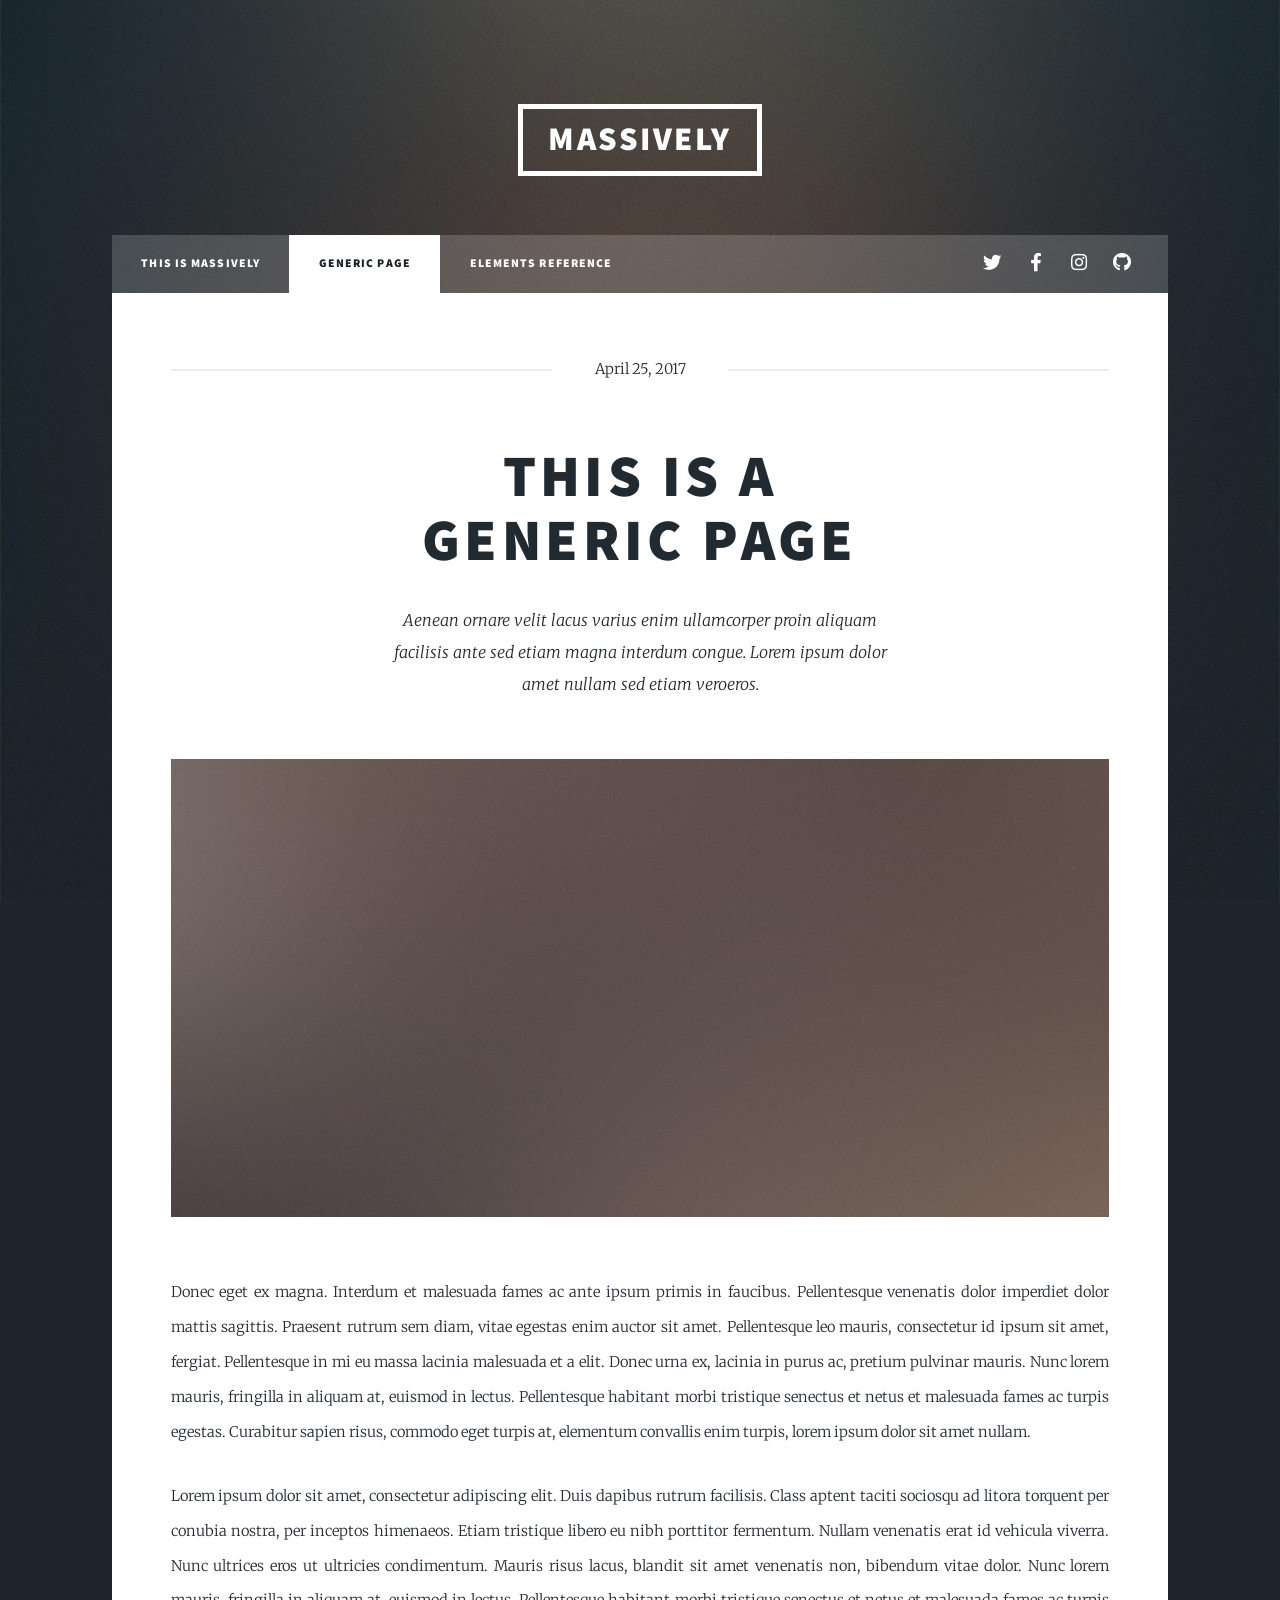
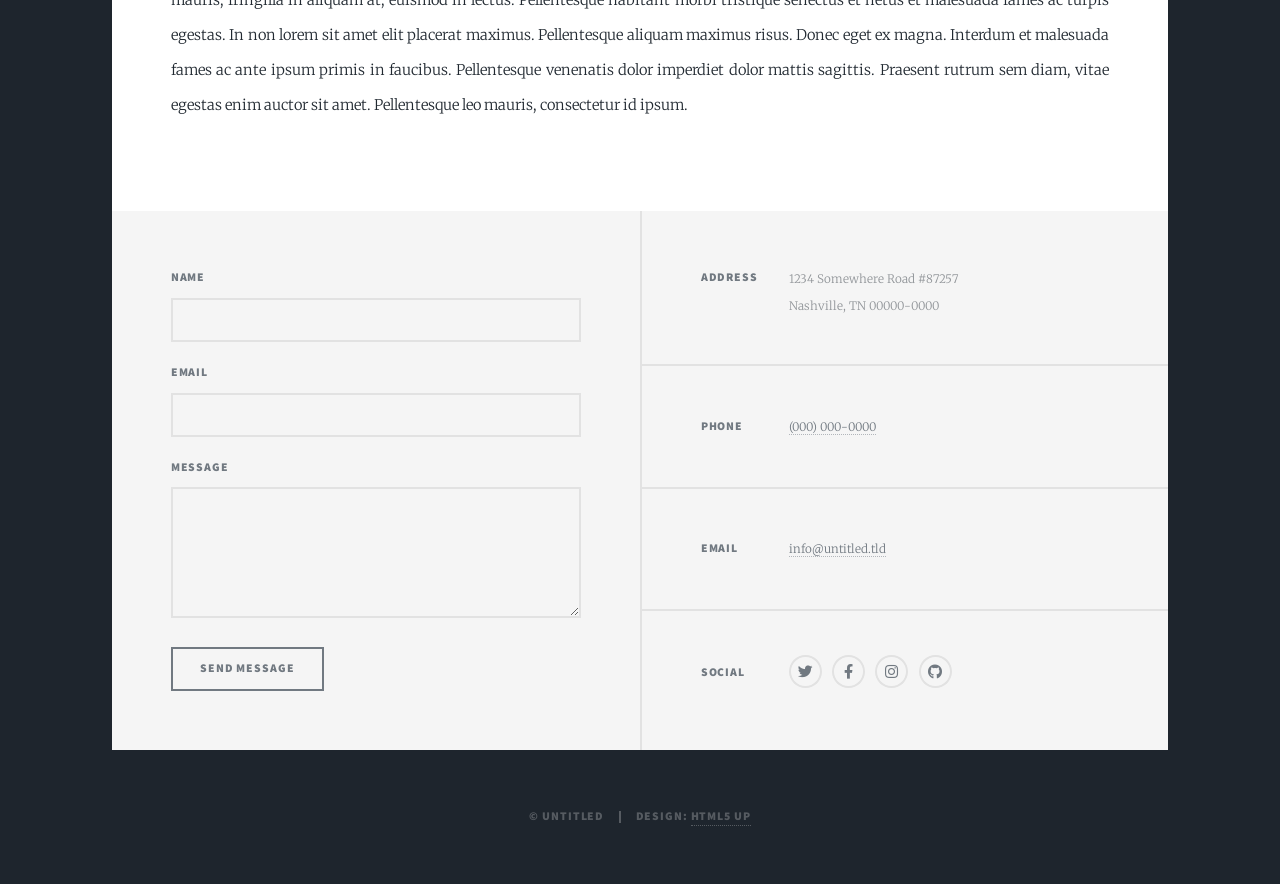
<file: generic.html>
<!DOCTYPE HTML>
<!--
	Massively by HTML5 UP
	html5up.net | @ajlkn
	Free for personal and commercial use under the CCA 3.0 license (html5up.net/license)
-->
<html>
	<head>
		<title>Generic Page - Massively by HTML5 UP</title>
		<meta charset="utf-8" />
		<meta name="viewport" content="width=device-width, initial-scale=1, user-scalable=no" />
		<link rel="stylesheet" href="assets/css/main.css" />
		<noscript><link rel="stylesheet" href="assets/css/noscript.css" /></noscript>
	</head>
	<body class="is-preload">

		<!-- Wrapper -->
			<div id="wrapper">

				<!-- Header -->
					<header id="header">
						<a href="index.html" class="logo">Massively</a>
					</header>

				<!-- Nav -->
					<nav id="nav">
						<ul class="links">
							<li><a href="index.html">This is Massively</a></li>
							<li class="active"><a href="generic.html">Generic Page</a></li>
							<li><a href="elements.html">Elements Reference</a></li>
						</ul>
						<ul class="icons">
							<li><a href="#" class="icon brands fa-twitter"><span class="label">Twitter</span></a></li>
							<li><a href="#" class="icon brands fa-facebook-f"><span class="label">Facebook</span></a></li>
							<li><a href="#" class="icon brands fa-instagram"><span class="label">Instagram</span></a></li>
							<li><a href="#" class="icon brands fa-github"><span class="label">GitHub</span></a></li>
						</ul>
					</nav>

				<!-- Main -->
					<div id="main">

						<!-- Post -->
							<section class="post">
								<header class="major">
									<span class="date">April 25, 2017</span>
									<h1>This is a<br />
									Generic Page</h1>
									<p>Aenean ornare velit lacus varius enim ullamcorper proin aliquam<br />
									facilisis ante sed etiam magna interdum congue. Lorem ipsum dolor<br />
									amet nullam sed etiam veroeros.</p>
								</header>
								<div class="image main"><img src="images/pic01.jpg" alt="" /></div>
								<p>Donec eget ex magna. Interdum et malesuada fames ac ante ipsum primis in faucibus. Pellentesque venenatis dolor imperdiet dolor mattis sagittis. Praesent rutrum sem diam, vitae egestas enim auctor sit amet. Pellentesque leo mauris, consectetur id ipsum sit amet, fergiat. Pellentesque in mi eu massa lacinia malesuada et a elit. Donec urna ex, lacinia in purus ac, pretium pulvinar mauris. Nunc lorem mauris, fringilla in aliquam at, euismod in lectus. Pellentesque habitant morbi tristique senectus et netus et malesuada fames ac turpis egestas. Curabitur sapien risus, commodo eget turpis at, elementum convallis enim turpis, lorem ipsum dolor sit amet nullam.</p>
								<p>Lorem ipsum dolor sit amet, consectetur adipiscing elit. Duis dapibus rutrum facilisis. Class aptent taciti sociosqu ad litora torquent per conubia nostra, per inceptos himenaeos. Etiam tristique libero eu nibh porttitor fermentum. Nullam venenatis erat id vehicula viverra. Nunc ultrices eros ut ultricies condimentum. Mauris risus lacus, blandit sit amet venenatis non, bibendum vitae dolor. Nunc lorem mauris, fringilla in aliquam at, euismod in lectus. Pellentesque habitant morbi tristique senectus et netus et malesuada fames ac turpis egestas. In non lorem sit amet elit placerat maximus. Pellentesque aliquam maximus risus. Donec eget ex magna. Interdum et malesuada fames ac ante ipsum primis in faucibus. Pellentesque venenatis dolor imperdiet dolor mattis sagittis. Praesent rutrum sem diam, vitae egestas enim auctor sit amet. Pellentesque leo mauris, consectetur id ipsum.</p>
							</section>

					</div>

				<!-- Footer -->
					<footer id="footer">
						<section>
							<form method="post" action="#">
								<div class="fields">
									<div class="field">
										<label for="name">Name</label>
										<input type="text" name="name" id="name" />
									</div>
									<div class="field">
										<label for="email">Email</label>
										<input type="text" name="email" id="email" />
									</div>
									<div class="field">
										<label for="message">Message</label>
										<textarea name="message" id="message" rows="3"></textarea>
									</div>
								</div>
								<ul class="actions">
									<li><input type="submit" value="Send Message" /></li>
								</ul>
							</form>
						</section>
						<section class="split contact">
							<section class="alt">
								<h3>Address</h3>
								<p>1234 Somewhere Road #87257<br />
								Nashville, TN 00000-0000</p>
							</section>
							<section>
								<h3>Phone</h3>
								<p><a href="#">(000) 000-0000</a></p>
							</section>
							<section>
								<h3>Email</h3>
								<p><a href="#">info@untitled.tld</a></p>
							</section>
							<section>
								<h3>Social</h3>
								<ul class="icons alt">
									<li><a href="#" class="icon brands alt fa-twitter"><span class="label">Twitter</span></a></li>
									<li><a href="#" class="icon brands alt fa-facebook-f"><span class="label">Facebook</span></a></li>
									<li><a href="#" class="icon brands alt fa-instagram"><span class="label">Instagram</span></a></li>
									<li><a href="#" class="icon brands alt fa-github"><span class="label">GitHub</span></a></li>
								</ul>
							</section>
						</section>
					</footer>

				<!-- Copyright -->
					<div id="copyright">
						<ul><li>&copy; Untitled</li><li>Design: <a href="https://html5up.net">HTML5 UP</a></li></ul>
					</div>

			</div>

		<!-- Scripts -->
			<script src="assets/js/jquery.min.js"></script>
			<script src="assets/js/jquery.scrollex.min.js"></script>
			<script src="assets/js/jquery.scrolly.min.js"></script>
			<script src="assets/js/browser.min.js"></script>
			<script src="assets/js/breakpoints.min.js"></script>
			<script src="assets/js/util.js"></script>
			<script src="assets/js/main.js"></script>

	</body>
</html>
</file>
<file: assets/css/main.css>
@import url(fontawesome-all.min.css);
@import url("https://fonts.googleapis.com/css?family=Merriweather:300,700,300italic,700italic|Source+Sans+Pro:900");

/*
	Massively by HTML5 UP
	html5up.net | @ajlkn
	Free for personal and commercial use under the CCA 3.0 license (html5up.net/license)
*/

html, body, div, span, applet, object,
iframe, h1, h2, h3, h4, h5, h6, p, blockquote,
pre, a, abbr, acronym, address, big, cite,
code, del, dfn, em, img, ins, kbd, q, s, samp,
small, strike, strong, sub, sup, tt, var, b,
u, i, center, dl, dt, dd, ol, ul, li, fieldset,
form, label, legend, table, caption, tbody,
tfoot, thead, tr, th, td, article, aside,
canvas, details, embed, figure, figcaption,
footer, header, hgroup, menu, nav, output, ruby,
section, summary, time, mark, audio, video {
	margin: 0;
	padding: 0;
	border: 0;
	font-size: 100%;
	font: inherit;
	vertical-align: baseline;}

article, aside, details, figcaption, figure,
footer, header, hgroup, menu, nav, section {
	display: block;}

body {
	line-height: 1;
}

ol, ul {
	list-style: none;
}

blockquote, q {
	quotes: none;
}

	blockquote:before, blockquote:after, q:before, q:after {
		content: '';
		content: none;
	}

table {
	border-collapse: collapse;
	border-spacing: 0;
}

body {
	-webkit-text-size-adjust: none;
}

mark {
	background-color: transparent;
	color: inherit;
}

input::-moz-focus-inner {
	border: 0;
	padding: 0;
}

input, select, textarea {
	-moz-appearance: none;
	-webkit-appearance: none;
	-ms-appearance: none;
	appearance: none;
}

/* Basic */

	@-ms-viewport {
		width: device-width;
	}

	body {
		-ms-overflow-style: scrollbar;
	}

	@media screen and (max-width: 480px) {

		html, body {
			min-width: 320px;
		}

	}

	html {
		box-sizing: border-box;
	}

	*, *:before, *:after {
		box-sizing: inherit;
	}

	body {
		background-color: #1e252d;
	}

		body.is-preload *, body.is-preload *:before, body.is-preload *:after {
			-moz-animation: none !important;
			-webkit-animation: none !important;
			-ms-animation: none !important;
			animation: none !important;
			-moz-transition: none !important;
			-webkit-transition: none !important;
			-ms-transition: none !important;
			transition: none !important;
		}

/* Type */

	html {
		font-size: 16pt;
	}

		@media screen and (max-width: 1680px) {

			html {
				font-size: 12pt;
			}

		}

		@media screen and (max-width: 1280px) {

			html {
				font-size: 11pt;
			}

		}

		@media screen and (max-width: 360px) {

			html {
				font-size: 10pt;
			}

		}

	body {
		color: #212931;
	}

	body, input, select, textarea {
		font-family: "Merriweather", Georgia, serif;
		font-weight: 300;
		font-size: 1rem;
		line-height: 2.375;
	}

	a {
		-moz-transition: color 0.2s ease-in-out, background-color 0.2s ease-in-out, border-color 0.2s ease-in-out, box-shadow 0.2s ease-in-out;
		-webkit-transition: color 0.2s ease-in-out, background-color 0.2s ease-in-out, border-color 0.2s ease-in-out, box-shadow 0.2s ease-in-out;
		-ms-transition: color 0.2s ease-in-out, background-color 0.2s ease-in-out, border-color 0.2s ease-in-out, box-shadow 0.2s ease-in-out;
		transition: color 0.2s ease-in-out, background-color 0.2s ease-in-out, border-color 0.2s ease-in-out, box-shadow 0.2s ease-in-out;
		border-bottom: dotted 1px;
		text-decoration: none;
	}

		a:hover {
			border-bottom-color: transparent;
		}

	strong, b {
		font-weight: 600;
	}

	em, i {
		font-style: italic;
	}

	p {
		text-align: justify;
		margin: 0 0 2rem 0;
	}

	h1, h2, h3, h4, h5, h6 {
		font-family: "Source Sans Pro", Helvetica, sans-serif;
		font-weight: 900;
		line-height: 1.5;
		letter-spacing: 0.075em;
		text-transform: uppercase;
		margin: 0 0 1rem 0;
	}

		h1 a, h2 a, h3 a, h4 a, h5 a, h6 a {
			border-bottom: 0;
			color: inherit;
			text-decoration: none;
		}

	h1 {
		font-size: 4rem;
		line-height: 1.1;
		margin: 0 0 2rem 0;
	}

	h2 {
		font-size: 1.75rem;
		line-height: 1.3;
		margin: 0 0 1.5rem 0;
	}

	h3 {
		font-size: 1.25rem;
		margin: 0 0 1.5rem 0;
	}

	h4 {
		font-size: 1rem;
	}

	h5 {
		font-size: 0.9rem;
	}

	h6 {
		font-size: 0.8rem;
	}

	sub {
		font-size: 0.8rem;
		position: relative;
		top: 0.5rem;
	}

	sup {
		font-size: 0.8rem;
		position: relative;
		top: -0.5rem;
	}

	blockquote {
		border-left: solid 4px;
		font-style: italic;
		margin: 0 0 2rem 0;
		padding: 0.5rem 0 0.5rem 2rem;
	}

	code {
		border: solid 2px;
		font-family: "Courier New", monospace;
		font-size: 0.9rem;
		margin: 0 0.25rem;
		padding: 0.25rem 0.65rem;
	}

	pre {
		-webkit-overflow-scrolling: touch;
		font-family: "Courier New", monospace;
		font-size: 0.9rem;
		margin: 0 0 2rem 0;
	}

		pre code {
			display: block;
			line-height: 1.75;
			padding: 1rem 1.5rem;
			overflow-x: auto;
		}

	hr {
		border: 0;
		border-bottom: solid 2px;
		margin: 3rem 0;
	}

		hr.major {
			margin: 5rem 0;
		}

	.align-left {
		text-align: left;
	}

	.align-center {
		text-align: center;
	}

	.align-right {
		text-align: right;
	}

	input, select, textarea {
		color: #212931;
	}

	a {
		color: #212931;
		border-bottom-color: rgba(33, 41, 49, 0.5);
	}

		a:hover {
			border-bottom-color: transparent;
			color: #18bfef !important;
		}

	strong, b {
		color: #212931;
	}

	h1, h2, h3, h4, h5, h6 {
		color: #212931;
	}

	blockquote {
		border-left-color: #eeeeee;
	}

	code {
		background: rgba(220, 220, 220, 0.25);
		border-color: #eeeeee;
	}

	hr {
		border-bottom-color: #eeeeee;
	}

/* Row */

	.row {
		display: flex;
		flex-wrap: wrap;
		box-sizing: border-box;
		align-items: stretch;
	}

		.row > * {
			box-sizing: border-box;
		}

		.row.gtr-uniform > * > :last-child {
			margin-bottom: 0;
		}

		.row.aln-left {
			justify-content: flex-start;
		}

		.row.aln-center {
			justify-content: center;
		}

		.row.aln-right {
			justify-content: flex-end;
		}

		.row.aln-top {
			align-items: flex-start;
		}

		.row.aln-middle {
			align-items: center;
		}

		.row.aln-bottom {
			align-items: flex-end;
		}

		.row > .imp {
			order: -1;
		}

		.row > .col-1 {
			width: 8.33333%;
		}

		.row > .off-1 {
			margin-left: 8.33333%;
		}

		.row > .col-2 {
			width: 16.66667%;
		}

		.row > .off-2 {
			margin-left: 16.66667%;
		}

		.row > .col-3 {
			width: 25%;
		}

		.row > .off-3 {
			margin-left: 25%;
		}

		.row > .col-4 {
			width: 33.33333%;
		}

		.row > .off-4 {
			margin-left: 33.33333%;
		}

		.row > .col-5 {
			width: 41.66667%;
		}

		.row > .off-5 {
			margin-left: 41.66667%;
		}

		.row > .col-6 {
			width: 50%;
		}

		.row > .off-6 {
			margin-left: 50%;
		}

		.row > .col-7 {
			width: 58.33333%;
		}

		.row > .off-7 {
			margin-left: 58.33333%;
		}

		.row > .col-8 {
			width: 66.66667%;
		}

		.row > .off-8 {
			margin-left: 66.66667%;
		}

		.row > .col-9 {
			width: 75%;
		}

		.row > .off-9 {
			margin-left: 75%;
		}

		.row > .col-10 {
			width: 83.33333%;
		}

		.row > .off-10 {
			margin-left: 83.33333%;
		}

		.row > .col-11 {
			width: 91.66667%;
		}

		.row > .off-11 {
			margin-left: 91.66667%;
		}

		.row > .col-12 {
			width: 100%;
		}

		.row > .off-12 {
			margin-left: 100%;
		}

		.row.gtr-0 {
			margin-top: 0;
			margin-left: 0rem;
		}

			.row.gtr-0 > * {
				padding: 0 0 0 0rem;
			}

			.row.gtr-0.gtr-uniform {
				margin-top: 0rem;
			}

				.row.gtr-0.gtr-uniform > * {
					padding-top: 0rem;
				}

		.row.gtr-25 {
			margin-top: 0;
			margin-left: -0.375rem;
		}

			.row.gtr-25 > * {
				padding: 0 0 0 0.375rem;
			}

			.row.gtr-25.gtr-uniform {
				margin-top: -0.375rem;
			}

				.row.gtr-25.gtr-uniform > * {
					padding-top: 0.375rem;
				}

		.row.gtr-50 {
			margin-top: 0;
			margin-left: -0.75rem;
		}

			.row.gtr-50 > * {
				padding: 0 0 0 0.75rem;
			}

			.row.gtr-50.gtr-uniform {
				margin-top: -0.75rem;
			}

				.row.gtr-50.gtr-uniform > * {
					padding-top: 0.75rem;
				}

		.row {
			margin-top: 0;
			margin-left: -1.5rem;
		}

			.row > * {
				padding: 0 0 0 1.5rem;
			}

			.row.gtr-uniform {
				margin-top: -1.5rem;
			}

				.row.gtr-uniform > * {
					padding-top: 1.5rem;
				}

		.row.gtr-150 {
			margin-top: 0;
			margin-left: -2.25rem;
		}

			.row.gtr-150 > * {
				padding: 0 0 0 2.25rem;
			}

			.row.gtr-150.gtr-uniform {
				margin-top: -2.25rem;
			}

				.row.gtr-150.gtr-uniform > * {
					padding-top: 2.25rem;
				}

		.row.gtr-200 {
			margin-top: 0;
			margin-left: -3rem;
		}

			.row.gtr-200 > * {
				padding: 0 0 0 3rem;
			}

			.row.gtr-200.gtr-uniform {
				margin-top: -3rem;
			}

				.row.gtr-200.gtr-uniform > * {
					padding-top: 3rem;
				}

		@media screen and (max-width: 1680px) {

			.row {
				display: flex;
				flex-wrap: wrap;
				box-sizing: border-box;
				align-items: stretch;
			}

				.row > * {
					box-sizing: border-box;
				}

				.row.gtr-uniform > * > :last-child {
					margin-bottom: 0;
				}

				.row.aln-left {
					justify-content: flex-start;
				}

				.row.aln-center {
					justify-content: center;
				}

				.row.aln-right {
					justify-content: flex-end;
				}

				.row.aln-top {
					align-items: flex-start;
				}

				.row.aln-middle {
					align-items: center;
				}

				.row.aln-bottom {
					align-items: flex-end;
				}

				.row > .imp-xlarge {
					order: -1;
				}

				.row > .col-1-xlarge {
					width: 8.33333%;
				}

				.row > .off-1-xlarge {
					margin-left: 8.33333%;
				}

				.row > .col-2-xlarge {
					width: 16.66667%;
				}

				.row > .off-2-xlarge {
					margin-left: 16.66667%;
				}

				.row > .col-3-xlarge {
					width: 25%;
				}

				.row > .off-3-xlarge {
					margin-left: 25%;
				}

				.row > .col-4-xlarge {
					width: 33.33333%;
				}

				.row > .off-4-xlarge {
					margin-left: 33.33333%;
				}

				.row > .col-5-xlarge {
					width: 41.66667%;
				}

				.row > .off-5-xlarge {
					margin-left: 41.66667%;
				}

				.row > .col-6-xlarge {
					width: 50%;
				}

				.row > .off-6-xlarge {
					margin-left: 50%;
				}

				.row > .col-7-xlarge {
					width: 58.33333%;
				}

				.row > .off-7-xlarge {
					margin-left: 58.33333%;
				}

				.row > .col-8-xlarge {
					width: 66.66667%;
				}

				.row > .off-8-xlarge {
					margin-left: 66.66667%;
				}

				.row > .col-9-xlarge {
					width: 75%;
				}

				.row > .off-9-xlarge {
					margin-left: 75%;
				}

				.row > .col-10-xlarge {
					width: 83.33333%;
				}

				.row > .off-10-xlarge {
					margin-left: 83.33333%;
				}

				.row > .col-11-xlarge {
					width: 91.66667%;
				}

				.row > .off-11-xlarge {
					margin-left: 91.66667%;
				}

				.row > .col-12-xlarge {
					width: 100%;
				}

				.row > .off-12-xlarge {
					margin-left: 100%;
				}

				.row.gtr-0 {
					margin-top: 0;
					margin-left: 0rem;
				}

					.row.gtr-0 > * {
						padding: 0 0 0 0rem;
					}

					.row.gtr-0.gtr-uniform {
						margin-top: 0rem;
					}

						.row.gtr-0.gtr-uniform > * {
							padding-top: 0rem;
						}

				.row.gtr-25 {
					margin-top: 0;
					margin-left: -0.375rem;
				}

					.row.gtr-25 > * {
						padding: 0 0 0 0.375rem;
					}

					.row.gtr-25.gtr-uniform {
						margin-top: -0.375rem;
					}

						.row.gtr-25.gtr-uniform > * {
							padding-top: 0.375rem;
						}

				.row.gtr-50 {
					margin-top: 0;
					margin-left: -0.75rem;
				}

					.row.gtr-50 > * {
						padding: 0 0 0 0.75rem;
					}

					.row.gtr-50.gtr-uniform {
						margin-top: -0.75rem;
					}

						.row.gtr-50.gtr-uniform > * {
							padding-top: 0.75rem;
						}

				.row {
					margin-top: 0;
					margin-left: -1.5rem;
				}

					.row > * {
						padding: 0 0 0 1.5rem;
					}

					.row.gtr-uniform {
						margin-top: -1.5rem;
					}

						.row.gtr-uniform > * {
							padding-top: 1.5rem;
						}

				.row.gtr-150 {
					margin-top: 0;
					margin-left: -2.25rem;
				}

					.row.gtr-150 > * {
						padding: 0 0 0 2.25rem;
					}

					.row.gtr-150.gtr-uniform {
						margin-top: -2.25rem;
					}

						.row.gtr-150.gtr-uniform > * {
							padding-top: 2.25rem;
						}

				.row.gtr-200 {
					margin-top: 0;
					margin-left: -3rem;
				}

					.row.gtr-200 > * {
						padding: 0 0 0 3rem;
					}

					.row.gtr-200.gtr-uniform {
						margin-top: -3rem;
					}

						.row.gtr-200.gtr-uniform > * {
							padding-top: 3rem;
						}

		}

		@media screen and (max-width: 1280px) {

			.row {
				display: flex;
				flex-wrap: wrap;
				box-sizing: border-box;
				align-items: stretch;
			}

				.row > * {
					box-sizing: border-box;
				}

				.row.gtr-uniform > * > :last-child {
					margin-bottom: 0;
				}

				.row.aln-left {
					justify-content: flex-start;
				}

				.row.aln-center {
					justify-content: center;
				}

				.row.aln-right {
					justify-content: flex-end;
				}

				.row.aln-top {
					align-items: flex-start;
				}

				.row.aln-middle {
					align-items: center;
				}

				.row.aln-bottom {
					align-items: flex-end;
				}

				.row > .imp-large {
					order: -1;
				}

				.row > .col-1-large {
					width: 8.33333%;
				}

				.row > .off-1-large {
					margin-left: 8.33333%;
				}

				.row > .col-2-large {
					width: 16.66667%;
				}

				.row > .off-2-large {
					margin-left: 16.66667%;
				}

				.row > .col-3-large {
					width: 25%;
				}

				.row > .off-3-large {
					margin-left: 25%;
				}

				.row > .col-4-large {
					width: 33.33333%;
				}

				.row > .off-4-large {
					margin-left: 33.33333%;
				}

				.row > .col-5-large {
					width: 41.66667%;
				}

				.row > .off-5-large {
					margin-left: 41.66667%;
				}

				.row > .col-6-large {
					width: 50%;
				}

				.row > .off-6-large {
					margin-left: 50%;
				}

				.row > .col-7-large {
					width: 58.33333%;
				}

				.row > .off-7-large {
					margin-left: 58.33333%;
				}

				.row > .col-8-large {
					width: 66.66667%;
				}

				.row > .off-8-large {
					margin-left: 66.66667%;
				}

				.row > .col-9-large {
					width: 75%;
				}

				.row > .off-9-large {
					margin-left: 75%;
				}

				.row > .col-10-large {
					width: 83.33333%;
				}

				.row > .off-10-large {
					margin-left: 83.33333%;
				}

				.row > .col-11-large {
					width: 91.66667%;
				}

				.row > .off-11-large {
					margin-left: 91.66667%;
				}

				.row > .col-12-large {
					width: 100%;
				}

				.row > .off-12-large {
					margin-left: 100%;
				}

				.row.gtr-0 {
					margin-top: 0;
					margin-left: 0rem;
				}

					.row.gtr-0 > * {
						padding: 0 0 0 0rem;
					}

					.row.gtr-0.gtr-uniform {
						margin-top: 0rem;
					}

						.row.gtr-0.gtr-uniform > * {
							padding-top: 0rem;
						}

				.row.gtr-25 {
					margin-top: 0;
					margin-left: -0.375rem;
				}

					.row.gtr-25 > * {
						padding: 0 0 0 0.375rem;
					}

					.row.gtr-25.gtr-uniform {
						margin-top: -0.375rem;
					}

						.row.gtr-25.gtr-uniform > * {
							padding-top: 0.375rem;
						}

				.row.gtr-50 {
					margin-top: 0;
					margin-left: -0.75rem;
				}

					.row.gtr-50 > * {
						padding: 0 0 0 0.75rem;
					}

					.row.gtr-50.gtr-uniform {
						margin-top: -0.75rem;
					}

						.row.gtr-50.gtr-uniform > * {
							padding-top: 0.75rem;
						}

				.row {
					margin-top: 0;
					margin-left: -1.5rem;
				}

					.row > * {
						padding: 0 0 0 1.5rem;
					}

					.row.gtr-uniform {
						margin-top: -1.5rem;
					}

						.row.gtr-uniform > * {
							padding-top: 1.5rem;
						}

				.row.gtr-150 {
					margin-top: 0;
					margin-left: -2.25rem;
				}

					.row.gtr-150 > * {
						padding: 0 0 0 2.25rem;
					}

					.row.gtr-150.gtr-uniform {
						margin-top: -2.25rem;
					}

						.row.gtr-150.gtr-uniform > * {
							padding-top: 2.25rem;
						}

				.row.gtr-200 {
					margin-top: 0;
					margin-left: -3rem;
				}

					.row.gtr-200 > * {
						padding: 0 0 0 3rem;
					}

					.row.gtr-200.gtr-uniform {
						margin-top: -3rem;
					}

						.row.gtr-200.gtr-uniform > * {
							padding-top: 3rem;
						}

		}

		@media screen and (max-width: 980px) {

			.row {
				display: flex;
				flex-wrap: wrap;
				box-sizing: border-box;
				align-items: stretch;
			}

				.row > * {
					box-sizing: border-box;
				}

				.row.gtr-uniform > * > :last-child {
					margin-bottom: 0;
				}

				.row.aln-left {
					justify-content: flex-start;
				}

				.row.aln-center {
					justify-content: center;
				}

				.row.aln-right {
					justify-content: flex-end;
				}

				.row.aln-top {
					align-items: flex-start;
				}

				.row.aln-middle {
					align-items: center;
				}

				.row.aln-bottom {
					align-items: flex-end;
				}

				.row > .imp-medium {
					order: -1;
				}

				.row > .col-1-medium {
					width: 8.33333%;
				}

				.row > .off-1-medium {
					margin-left: 8.33333%;
				}

				.row > .col-2-medium {
					width: 16.66667%;
				}

				.row > .off-2-medium {
					margin-left: 16.66667%;
				}

				.row > .col-3-medium {
					width: 25%;
				}

				.row > .off-3-medium {
					margin-left: 25%;
				}

				.row > .col-4-medium {
					width: 33.33333%;
				}

				.row > .off-4-medium {
					margin-left: 33.33333%;
				}

				.row > .col-5-medium {
					width: 41.66667%;
				}

				.row > .off-5-medium {
					margin-left: 41.66667%;
				}

				.row > .col-6-medium {
					width: 50%;
				}

				.row > .off-6-medium {
					margin-left: 50%;
				}

				.row > .col-7-medium {
					width: 58.33333%;
				}

				.row > .off-7-medium {
					margin-left: 58.33333%;
				}

				.row > .col-8-medium {
					width: 66.66667%;
				}

				.row > .off-8-medium {
					margin-left: 66.66667%;
				}

				.row > .col-9-medium {
					width: 75%;
				}

				.row > .off-9-medium {
					margin-left: 75%;
				}

				.row > .col-10-medium {
					width: 83.33333%;
				}

				.row > .off-10-medium {
					margin-left: 83.33333%;
				}

				.row > .col-11-medium {
					width: 91.66667%;
				}

				.row > .off-11-medium {
					margin-left: 91.66667%;
				}

				.row > .col-12-medium {
					width: 100%;
				}

				.row > .off-12-medium {
					margin-left: 100%;
				}

				.row.gtr-0 {
					margin-top: 0;
					margin-left: 0rem;
				}

					.row.gtr-0 > * {
						padding: 0 0 0 0rem;
					}

					.row.gtr-0.gtr-uniform {
						margin-top: 0rem;
					}

						.row.gtr-0.gtr-uniform > * {
							padding-top: 0rem;
						}

				.row.gtr-25 {
					margin-top: 0;
					margin-left: -0.375rem;
				}

					.row.gtr-25 > * {
						padding: 0 0 0 0.375rem;
					}

					.row.gtr-25.gtr-uniform {
						margin-top: -0.375rem;
					}

						.row.gtr-25.gtr-uniform > * {
							padding-top: 0.375rem;
						}

				.row.gtr-50 {
					margin-top: 0;
					margin-left: -0.75rem;
				}

					.row.gtr-50 > * {
						padding: 0 0 0 0.75rem;
					}

					.row.gtr-50.gtr-uniform {
						margin-top: -0.75rem;
					}

						.row.gtr-50.gtr-uniform > * {
							padding-top: 0.75rem;
						}

				.row {
					margin-top: 0;
					margin-left: -1.5rem;
				}

					.row > * {
						padding: 0 0 0 1.5rem;
					}

					.row.gtr-uniform {
						margin-top: -1.5rem;
					}

						.row.gtr-uniform > * {
							padding-top: 1.5rem;
						}

				.row.gtr-150 {
					margin-top: 0;
					margin-left: -2.25rem;
				}

					.row.gtr-150 > * {
						padding: 0 0 0 2.25rem;
					}

					.row.gtr-150.gtr-uniform {
						margin-top: -2.25rem;
					}

						.row.gtr-150.gtr-uniform > * {
							padding-top: 2.25rem;
						}

				.row.gtr-200 {
					margin-top: 0;
					margin-left: -3rem;
				}

					.row.gtr-200 > * {
						padding: 0 0 0 3rem;
					}

					.row.gtr-200.gtr-uniform {
						margin-top: -3rem;
					}

						.row.gtr-200.gtr-uniform > * {
							padding-top: 3rem;
						}

		}

		@media screen and (max-width: 736px) {

			.row {
				display: flex;
				flex-wrap: wrap;
				box-sizing: border-box;
				align-items: stretch;
			}

				.row > * {
					box-sizing: border-box;
				}

				.row.gtr-uniform > * > :last-child {
					margin-bottom: 0;
				}

				.row.aln-left {
					justify-content: flex-start;
				}

				.row.aln-center {
					justify-content: center;
				}

				.row.aln-right {
					justify-content: flex-end;
				}

				.row.aln-top {
					align-items: flex-start;
				}

				.row.aln-middle {
					align-items: center;
				}

				.row.aln-bottom {
					align-items: flex-end;
				}

				.row > .imp-small {
					order: -1;
				}

				.row > .col-1-small {
					width: 8.33333%;
				}

				.row > .off-1-small {
					margin-left: 8.33333%;
				}

				.row > .col-2-small {
					width: 16.66667%;
				}

				.row > .off-2-small {
					margin-left: 16.66667%;
				}

				.row > .col-3-small {
					width: 25%;
				}

				.row > .off-3-small {
					margin-left: 25%;
				}

				.row > .col-4-small {
					width: 33.33333%;
				}

				.row > .off-4-small {
					margin-left: 33.33333%;
				}

				.row > .col-5-small {
					width: 41.66667%;
				}

				.row > .off-5-small {
					margin-left: 41.66667%;
				}

				.row > .col-6-small {
					width: 50%;
				}

				.row > .off-6-small {
					margin-left: 50%;
				}

				.row > .col-7-small {
					width: 58.33333%;
				}

				.row > .off-7-small {
					margin-left: 58.33333%;
				}

				.row > .col-8-small {
					width: 66.66667%;
				}

				.row > .off-8-small {
					margin-left: 66.66667%;
				}

				.row > .col-9-small {
					width: 75%;
				}

				.row > .off-9-small {
					margin-left: 75%;
				}

				.row > .col-10-small {
					width: 83.33333%;
				}

				.row > .off-10-small {
					margin-left: 83.33333%;
				}

				.row > .col-11-small {
					width: 91.66667%;
				}

				.row > .off-11-small {
					margin-left: 91.66667%;
				}

				.row > .col-12-small {
					width: 100%;
				}

				.row > .off-12-small {
					margin-left: 100%;
				}

				.row.gtr-0 {
					margin-top: 0;
					margin-left: 0rem;
				}

					.row.gtr-0 > * {
						padding: 0 0 0 0rem;
					}

					.row.gtr-0.gtr-uniform {
						margin-top: 0rem;
					}

						.row.gtr-0.gtr-uniform > * {
							padding-top: 0rem;
						}

				.row.gtr-25 {
					margin-top: 0;
					margin-left: -0.375rem;
				}

					.row.gtr-25 > * {
						padding: 0 0 0 0.375rem;
					}

					.row.gtr-25.gtr-uniform {
						margin-top: -0.375rem;
					}

						.row.gtr-25.gtr-uniform > * {
							padding-top: 0.375rem;
						}

				.row.gtr-50 {
					margin-top: 0;
					margin-left: -0.75rem;
				}

					.row.gtr-50 > * {
						padding: 0 0 0 0.75rem;
					}

					.row.gtr-50.gtr-uniform {
						margin-top: -0.75rem;
					}

						.row.gtr-50.gtr-uniform > * {
							padding-top: 0.75rem;
						}

				.row {
					margin-top: 0;
					margin-left: -1.5rem;
				}

					.row > * {
						padding: 0 0 0 1.5rem;
					}

					.row.gtr-uniform {
						margin-top: -1.5rem;
					}

						.row.gtr-uniform > * {
							padding-top: 1.5rem;
						}

				.row.gtr-150 {
					margin-top: 0;
					margin-left: -2.25rem;
				}

					.row.gtr-150 > * {
						padding: 0 0 0 2.25rem;
					}

					.row.gtr-150.gtr-uniform {
						margin-top: -2.25rem;
					}

						.row.gtr-150.gtr-uniform > * {
							padding-top: 2.25rem;
						}

				.row.gtr-200 {
					margin-top: 0;
					margin-left: -3rem;
				}

					.row.gtr-200 > * {
						padding: 0 0 0 3rem;
					}

					.row.gtr-200.gtr-uniform {
						margin-top: -3rem;
					}

						.row.gtr-200.gtr-uniform > * {
							padding-top: 3rem;
						}

		}

		@media screen and (max-width: 480px) {

			.row {
				display: flex;
				flex-wrap: wrap;
				box-sizing: border-box;
				align-items: stretch;
			}

				.row > * {
					box-sizing: border-box;
				}

				.row.gtr-uniform > * > :last-child {
					margin-bottom: 0;
				}

				.row.aln-left {
					justify-content: flex-start;
				}

				.row.aln-center {
					justify-content: center;
				}

				.row.aln-right {
					justify-content: flex-end;
				}

				.row.aln-top {
					align-items: flex-start;
				}

				.row.aln-middle {
					align-items: center;
				}

				.row.aln-bottom {
					align-items: flex-end;
				}

				.row > .imp-xsmall {
					order: -1;
				}

				.row > .col-1-xsmall {
					width: 8.33333%;
				}

				.row > .off-1-xsmall {
					margin-left: 8.33333%;
				}

				.row > .col-2-xsmall {
					width: 16.66667%;
				}

				.row > .off-2-xsmall {
					margin-left: 16.66667%;
				}

				.row > .col-3-xsmall {
					width: 25%;
				}

				.row > .off-3-xsmall {
					margin-left: 25%;
				}

				.row > .col-4-xsmall {
					width: 33.33333%;
				}

				.row > .off-4-xsmall {
					margin-left: 33.33333%;
				}

				.row > .col-5-xsmall {
					width: 41.66667%;
				}

				.row > .off-5-xsmall {
					margin-left: 41.66667%;
				}

				.row > .col-6-xsmall {
					width: 50%;
				}

				.row > .off-6-xsmall {
					margin-left: 50%;
				}

				.row > .col-7-xsmall {
					width: 58.33333%;
				}

				.row > .off-7-xsmall {
					margin-left: 58.33333%;
				}

				.row > .col-8-xsmall {
					width: 66.66667%;
				}

				.row > .off-8-xsmall {
					margin-left: 66.66667%;
				}

				.row > .col-9-xsmall {
					width: 75%;
				}

				.row > .off-9-xsmall {
					margin-left: 75%;
				}

				.row > .col-10-xsmall {
					width: 83.33333%;
				}

				.row > .off-10-xsmall {
					margin-left: 83.33333%;
				}

				.row > .col-11-xsmall {
					width: 91.66667%;
				}

				.row > .off-11-xsmall {
					margin-left: 91.66667%;
				}

				.row > .col-12-xsmall {
					width: 100%;
				}

				.row > .off-12-xsmall {
					margin-left: 100%;
				}

				.row.gtr-0 {
					margin-top: 0;
					margin-left: 0rem;
				}

					.row.gtr-0 > * {
						padding: 0 0 0 0rem;
					}

					.row.gtr-0.gtr-uniform {
						margin-top: 0rem;
					}

						.row.gtr-0.gtr-uniform > * {
							padding-top: 0rem;
						}

				.row.gtr-25 {
					margin-top: 0;
					margin-left: -0.375rem;
				}

					.row.gtr-25 > * {
						padding: 0 0 0 0.375rem;
					}

					.row.gtr-25.gtr-uniform {
						margin-top: -0.375rem;
					}

						.row.gtr-25.gtr-uniform > * {
							padding-top: 0.375rem;
						}

				.row.gtr-50 {
					margin-top: 0;
					margin-left: -0.75rem;
				}

					.row.gtr-50 > * {
						padding: 0 0 0 0.75rem;
					}

					.row.gtr-50.gtr-uniform {
						margin-top: -0.75rem;
					}

						.row.gtr-50.gtr-uniform > * {
							padding-top: 0.75rem;
						}

				.row {
					margin-top: 0;
					margin-left: -1.5rem;
				}

					.row > * {
						padding: 0 0 0 1.5rem;
					}

					.row.gtr-uniform {
						margin-top: -1.5rem;
					}

						.row.gtr-uniform > * {
							padding-top: 1.5rem;
						}

				.row.gtr-150 {
					margin-top: 0;
					margin-left: -2.25rem;
				}

					.row.gtr-150 > * {
						padding: 0 0 0 2.25rem;
					}

					.row.gtr-150.gtr-uniform {
						margin-top: -2.25rem;
					}

						.row.gtr-150.gtr-uniform > * {
							padding-top: 2.25rem;
						}

				.row.gtr-200 {
					margin-top: 0;
					margin-left: -3rem;
				}

					.row.gtr-200 > * {
						padding: 0 0 0 3rem;
					}

					.row.gtr-200.gtr-uniform {
						margin-top: -3rem;
					}

						.row.gtr-200.gtr-uniform > * {
							padding-top: 3rem;
						}

		}

		@media screen and (max-width: 360px) {

			.row {
				display: flex;
				flex-wrap: wrap;
				box-sizing: border-box;
				align-items: stretch;
			}

				.row > * {
					box-sizing: border-box;
				}

				.row.gtr-uniform > * > :last-child {
					margin-bottom: 0;
				}

				.row.aln-left {
					justify-content: flex-start;
				}

				.row.aln-center {
					justify-content: center;
				}

				.row.aln-right {
					justify-content: flex-end;
				}

				.row.aln-top {
					align-items: flex-start;
				}

				.row.aln-middle {
					align-items: center;
				}

				.row.aln-bottom {
					align-items: flex-end;
				}

				.row > .imp-xxsmall {
					order: -1;
				}

				.row > .col-1-xxsmall {
					width: 8.33333%;
				}

				.row > .off-1-xxsmall {
					margin-left: 8.33333%;
				}

				.row > .col-2-xxsmall {
					width: 16.66667%;
				}

				.row > .off-2-xxsmall {
					margin-left: 16.66667%;
				}

				.row > .col-3-xxsmall {
					width: 25%;
				}

				.row > .off-3-xxsmall {
					margin-left: 25%;
				}

				.row > .col-4-xxsmall {
					width: 33.33333%;
				}

				.row > .off-4-xxsmall {
					margin-left: 33.33333%;
				}

				.row > .col-5-xxsmall {
					width: 41.66667%;
				}

				.row > .off-5-xxsmall {
					margin-left: 41.66667%;
				}

				.row > .col-6-xxsmall {
					width: 50%;
				}

				.row > .off-6-xxsmall {
					margin-left: 50%;
				}

				.row > .col-7-xxsmall {
					width: 58.33333%;
				}

				.row > .off-7-xxsmall {
					margin-left: 58.33333%;
				}

				.row > .col-8-xxsmall {
					width: 66.66667%;
				}

				.row > .off-8-xxsmall {
					margin-left: 66.66667%;
				}

				.row > .col-9-xxsmall {
					width: 75%;
				}

				.row > .off-9-xxsmall {
					margin-left: 75%;
				}

				.row > .col-10-xxsmall {
					width: 83.33333%;
				}

				.row > .off-10-xxsmall {
					margin-left: 83.33333%;
				}

				.row > .col-11-xxsmall {
					width: 91.66667%;
				}

				.row > .off-11-xxsmall {
					margin-left: 91.66667%;
				}

				.row > .col-12-xxsmall {
					width: 100%;
				}

				.row > .off-12-xxsmall {
					margin-left: 100%;
				}

				.row.gtr-0 {
					margin-top: 0;
					margin-left: 0rem;
				}

					.row.gtr-0 > * {
						padding: 0 0 0 0rem;
					}

					.row.gtr-0.gtr-uniform {
						margin-top: 0rem;
					}

						.row.gtr-0.gtr-uniform > * {
							padding-top: 0rem;
						}

				.row.gtr-25 {
					margin-top: 0;
					margin-left: -0.375rem;
				}

					.row.gtr-25 > * {
						padding: 0 0 0 0.375rem;
					}

					.row.gtr-25.gtr-uniform {
						margin-top: -0.375rem;
					}

						.row.gtr-25.gtr-uniform > * {
							padding-top: 0.375rem;
						}

				.row.gtr-50 {
					margin-top: 0;
					margin-left: -0.75rem;
				}

					.row.gtr-50 > * {
						padding: 0 0 0 0.75rem;
					}

					.row.gtr-50.gtr-uniform {
						margin-top: -0.75rem;
					}

						.row.gtr-50.gtr-uniform > * {
							padding-top: 0.75rem;
						}

				.row {
					margin-top: 0;
					margin-left: -1.5rem;
				}

					.row > * {
						padding: 0 0 0 1.5rem;
					}

					.row.gtr-uniform {
						margin-top: -1.5rem;
					}

						.row.gtr-uniform > * {
							padding-top: 1.5rem;
						}

				.row.gtr-150 {
					margin-top: 0;
					margin-left: -2.25rem;
				}

					.row.gtr-150 > * {
						padding: 0 0 0 2.25rem;
					}

					.row.gtr-150.gtr-uniform {
						margin-top: -2.25rem;
					}

						.row.gtr-150.gtr-uniform > * {
							padding-top: 2.25rem;
						}

				.row.gtr-200 {
					margin-top: 0;
					margin-left: -3rem;
				}

					.row.gtr-200 > * {
						padding: 0 0 0 3rem;
					}

					.row.gtr-200.gtr-uniform {
						margin-top: -3rem;
					}

						.row.gtr-200.gtr-uniform > * {
							padding-top: 3rem;
						}

		}

/* Box */

	.box {
		border: solid 2px;
		margin-bottom: 2rem;
		padding: 1.5rem;
	}

		.box > :last-child,
		.box > :last-child > :last-child,
		.box > :last-child > :last-child > :last-child {
			margin-bottom: 0;
		}

		.box.alt {
			border: 0;
			border-radius: 0;
			padding: 0;
		}

	.box {
		border-color: #eeeeee;
	}

/* Button */

	input[type="submit"],
	input[type="reset"],
	input[type="button"],
	button,
	.button {
		-moz-appearance: none;
		-webkit-appearance: none;
		-ms-appearance: none;
		appearance: none;
		-moz-transition: background-color 0.2s ease-in-out, box-shadow 0.2s ease-in-out, color 0.2s ease-in-out;
		-webkit-transition: background-color 0.2s ease-in-out, box-shadow 0.2s ease-in-out, color 0.2s ease-in-out;
		-ms-transition: background-color 0.2s ease-in-out, box-shadow 0.2s ease-in-out, color 0.2s ease-in-out;
		transition: background-color 0.2s ease-in-out, box-shadow 0.2s ease-in-out, color 0.2s ease-in-out;
		border: 0;
		border-radius: 0;
		cursor: pointer;
		display: inline-block;
		font-family: "Source Sans Pro", Helvetica, sans-serif;
		font-size: 0.8rem;
		font-weight: 900;
		letter-spacing: 0.075em;
		height: 3rem;
		line-height: 3rem;
		padding: 0 2rem;
		text-align: center;
		text-decoration: none;
		text-transform: uppercase;
		white-space: nowrap;
	}

		input[type="submit"].icon:before,
		input[type="reset"].icon:before,
		input[type="button"].icon:before,
		button.icon:before,
		.button.icon:before {
			margin-right: 0.5rem;
		}

		input[type="submit"].icon.solo,
		input[type="reset"].icon.solo,
		input[type="button"].icon.solo,
		button.icon.solo,
		.button.icon.solo {
			position: relative;
			width: 4rem;
			height: 4rem;
			line-height: 4rem;
			border-radius: 4rem;
			text-indent: 4rem;
			overflow: hidden;
			padding: 0;
			white-space: nowrap;
		}

			input[type="submit"].icon.solo:before,
			input[type="reset"].icon.solo:before,
			input[type="button"].icon.solo:before,
			button.icon.solo:before,
			.button.icon.solo:before {
				position: absolute;
				display: block;
				top: 0;
				left: 0;
				width: inherit;
				height: inherit;
				line-height: inherit;
				font-size: 1.25rem;
				margin-right: 0;
				text-align: center;
				text-indent: 0;
			}

		input[type="submit"].fit,
		input[type="reset"].fit,
		input[type="button"].fit,
		button.fit,
		.button.fit {
			width: 100%;
		}

		input[type="submit"].small,
		input[type="reset"].small,
		input[type="button"].small,
		button.small,
		.button.small {
			font-size: 0.7rem;
			height: 2.5rem;
			line-height: 2.5rem;
			padding: 0 1.5rem;
		}

		input[type="submit"].large,
		input[type="reset"].large,
		input[type="button"].large,
		button.large,
		.button.large {
			font-size: 0.9rem;
			height: 3.5rem;
			line-height: 3.5rem;
			padding: 0 2.75rem;
		}

		@media screen and (max-width: 980px) {

			input[type="submit"],
			input[type="reset"],
			input[type="button"],
			button,
			.button {
				font-size: 0.9rem;
				height: 3.25rem;
				line-height: 3.25rem;
			}

				input[type="submit"].large,
				input[type="reset"].large,
				input[type="button"].large,
				button.large,
				.button.large {
					font-size: 1rem;
					height: 3.75rem;
					line-height: 3.75rem;
				}

		}

		input[type="submit"].disabled, input[type="submit"]:disabled,
		input[type="reset"].disabled,
		input[type="reset"]:disabled,
		input[type="button"].disabled,
		input[type="button"]:disabled,
		button.disabled,
		button:disabled,
		.button.disabled,
		.button:disabled {
			pointer-events: none;
			opacity: 0.25;
		}

	input[type="submit"],
	input[type="reset"],
	input[type="button"],
	button,
	.button {
		background-color: transparent;
		box-shadow: inset 0 0 0 2px #212931;
		color: #212931 !important;
	}

		input[type="submit"]:hover,
		input[type="reset"]:hover,
		input[type="button"]:hover,
		button:hover,
		.button:hover {
			box-shadow: inset 0 0 0 2px #18bfef;
			color: #18bfef !important;
		}

		input[type="submit"].primary,
		input[type="reset"].primary,
		input[type="button"].primary,
		button.primary,
		.button.primary {
			background-color: #212931;
			box-shadow: none;
			color: #ffffff !important;
		}

			input[type="submit"].primary:hover,
			input[type="reset"].primary:hover,
			input[type="button"].primary:hover,
			button.primary:hover,
			.button.primary:hover {
				background-color: #18bfef;
			}

/* Form */

	form {
		margin: 0 0 2rem 0;
	}

		form > :last-child {
			margin-bottom: 0;
		}

		form > .fields {
			display: -moz-flex;
			display: -webkit-flex;
			display: -ms-flex;
			display: flex;
			-moz-flex-wrap: wrap;
			-webkit-flex-wrap: wrap;
			-ms-flex-wrap: wrap;
			flex-wrap: wrap;
			width: calc(100% + 3rem);
			margin: -1.5rem 0 2rem -1.5rem;
		}

			form > .fields > .field {
				-moz-flex-grow: 0;
				-webkit-flex-grow: 0;
				-ms-flex-grow: 0;
				flex-grow: 0;
				-moz-flex-shrink: 0;
				-webkit-flex-shrink: 0;
				-ms-flex-shrink: 0;
				flex-shrink: 0;
				padding: 1.5rem 0 0 1.5rem;
				width: calc(100% - 1.5rem);
			}

				form > .fields > .field.half {
					width: calc(50% - 0.75rem);
				}

				form > .fields > .field.third {
					width: calc(100%/3 - 0.5rem);
				}

				form > .fields > .field.quarter {
					width: calc(25% - 0.375rem);
				}

		@media screen and (max-width: 480px) {

			form > .fields {
				width: calc(100% + 3rem);
				margin: -1.5rem 0 2rem -1.5rem;
			}

				form > .fields > .field {
					padding: 1.5rem 0 0 1.5rem;
					width: calc(100% - 1.5rem);
				}

					form > .fields > .field.half {
						width: calc(100% - 1.5rem);
					}

					form > .fields > .field.third {
						width: calc(100% - 1.5rem);
					}

					form > .fields > .field.quarter {
						width: calc(100% - 1.5rem);
					}

		}

	label {
		display: block;
		font-family: "Source Sans Pro", Helvetica, sans-serif;
		font-weight: 900;
		line-height: 1.5;
		letter-spacing: 0.075em;
		font-size: 0.8rem;
		text-transform: uppercase;
		margin: 0 0 0.75rem 0;
	}

		@media screen and (max-width: 980px) {

			label {
				font-size: 0.9rem;
			}

		}

	input[type="text"],
	input[type="password"],
	input[type="email"],
	select,
	textarea {
		-moz-appearance: none;
		-webkit-appearance: none;
		-ms-appearance: none;
		appearance: none;
		background: transparent;
		border-radius: 0;
		border: solid 2px;
		color: inherit;
		display: block;
		outline: 0;
		padding: 0 1rem;
		text-decoration: none;
		width: 100%;
	}

		input[type="text"]:invalid,
		input[type="password"]:invalid,
		input[type="email"]:invalid,
		select:invalid,
		textarea:invalid {
			box-shadow: none;
		}

	select {
		background-size: 1.25rem;
		background-repeat: no-repeat;
		background-position: calc(100% - 1rem) center;
		height: 3rem;
		padding-right: 3rem;
		text-overflow: ellipsis;
	}

		select:focus::-ms-value {
			background-color: transparent;
		}

		select::-ms-expand {
			display: none;
		}

	input[type="text"],
	input[type="password"],
	input[type="email"],
	select {
		height: 3rem;
	}

	textarea {
		padding: 0.75rem 1rem;
	}

	input[type="checkbox"],
	input[type="radio"] {
		-moz-appearance: none;
		-webkit-appearance: none;
		-ms-appearance: none;
		appearance: none;
		display: block;
		float: left;
		margin-right: -2rem;
		opacity: 0;
		width: 1rem;
		z-index: -1;
	}

		input[type="checkbox"] + label,
		input[type="radio"] + label {
			text-decoration: none;
			cursor: pointer;
			display: inline-block;
			font-size: 1rem;
			letter-spacing: 0;
			font-family: "Merriweather", Georgia, serif;
			text-transform: none;
			font-weight: 300;
			padding-left: 2.8rem;
			padding-right: 1rem;
			position: relative;
		}

			input[type="checkbox"] + label:before,
			input[type="radio"] + label:before {
				-moz-osx-font-smoothing: grayscale;
				-webkit-font-smoothing: antialiased;
				display: inline-block;
				font-style: normal;
				font-variant: normal;
				text-rendering: auto;
				line-height: 1;
				text-transform: none !important;
				font-family: 'Font Awesome 5 Free';
				font-weight: 900;
			}

			input[type="checkbox"] + label:before,
			input[type="radio"] + label:before {
				border-radius: 0;
				border: solid 2px;
				content: '';
				display: inline-block;
				font-size: 0.8rem;
				height: 1.8rem;
				left: 0;
				line-height: 1.65rem;
				position: absolute;
				text-align: center;
				top: -0.125rem;
				width: 1.8rem;
			}

		input[type="checkbox"]:checked + label:before,
		input[type="radio"]:checked + label:before {
			content: '\f00c';
		}

	input[type="checkbox"] + label:before {
		border-radius: 0;
	}

	input[type="radio"] + label:before {
		border-radius: 100%;
	}

	::-webkit-input-placeholder {
		opacity: 1.0;
	}

	:-moz-placeholder {
		opacity: 1.0;
	}

	::-moz-placeholder {
		opacity: 1.0;
	}

	:-ms-input-placeholder {
		opacity: 1.0;
	}

	label {
		color: #212931;
	}

	input[type="text"],
	input[type="password"],
	input[type="email"],
	select,
	textarea {
		border-color: #eeeeee;
	}

		input[type="text"]:focus,
		input[type="password"]:focus,
		input[type="email"]:focus,
		select:focus,
		textarea:focus {
			border-color: #18bfef;
		}

	select {
		background-image: url("data:image/svg+xml;charset=utf8,%3Csvg xmlns='http://www.w3.org/2000/svg' width='40' height='40' preserveAspectRatio='none' viewBox='0 0 40 40'%3E%3Cpath d='M9.4,12.3l10.4,10.4l10.4-10.4c0.2-0.2,0.5-0.4,0.9-0.4c0.3,0,0.6,0.1,0.9,0.4l3.3,3.3c0.2,0.2,0.4,0.5,0.4,0.9 c0,0.4-0.1,0.6-0.4,0.9L20.7,31.9c-0.2,0.2-0.5,0.4-0.9,0.4c-0.3,0-0.6-0.1-0.9-0.4L4.3,17.3c-0.2-0.2-0.4-0.5-0.4-0.9 c0-0.4,0.1-0.6,0.4-0.9l3.3-3.3c0.2-0.2,0.5-0.4,0.9-0.4S9.1,12.1,9.4,12.3z' fill='%23eeeeee' /%3E%3C/svg%3E");
	}

		select option {
			background-color: #ffffff;
			color: #212931;
		}

	.select-wrapper:before {
		color: #eeeeee;
	}

	input[type="checkbox"] + label,
	input[type="radio"] + label {
		color: #212931;
	}

		input[type="checkbox"] + label:before,
		input[type="radio"] + label:before {
			border-color: #eeeeee;
		}

	input[type="checkbox"]:checked + label:before,
	input[type="radio"]:checked + label:before {
		background-color: #212931;
		border-color: #212931;
		color: #ffffff;
	}

	input[type="checkbox"]:focus + label:before,
	input[type="radio"]:focus + label:before {
		border-color: #18bfef;
	}

	::-webkit-input-placeholder {
		color: #909498 !important;
	}

	:-moz-placeholder {
		color: #909498 !important;
	}

	::-moz-placeholder {
		color: #909498 !important;
	}

	:-ms-input-placeholder {
		color: #909498 !important;
	}

	.formerize-placeholder {
		color: #909498 !important;
	}

/* Icon */

	.icon {
		text-decoration: none;
		border-bottom: none;
		position: relative;
	}

		.icon:before {
			-moz-osx-font-smoothing: grayscale;
			-webkit-font-smoothing: antialiased;
			display: inline-block;
			font-style: normal;
			font-variant: normal;
			text-rendering: auto;
			line-height: 1;
			text-transform: none !important;
			font-family: 'Font Awesome 5 Free';
			font-weight: 400;
		}

		.icon > .label {
			display: none;
		}

		.icon:before {
			line-height: inherit;
		}

		.icon.solid:before {
			font-weight: 900;
		}

		.icon.brands:before {
			font-family: 'Font Awesome 5 Brands';
		}

/* Image */

	.image {
		border: 0;
		display: inline-block;
		position: relative;
	}

		.image img {
			display: block;
		}

		.image.left, .image.right {
			max-width: 40%;
		}

			.image.left img, .image.right img {
				width: 100%;
			}

		.image.left {
			float: left;
			margin: 0 2rem 2rem 0;
			top: 0.75rem;
		}

		.image.right {
			float: right;
			margin: 0 0 2rem 2rem;
			top: 0.75rem;
		}

		.image.fit {
			display: block;
			margin: 2.5rem 0;
			width: 100%;
		}

			.image.fit:first-child {
				margin-top: 0;
			}

			.image.fit img {
				width: 100%;
			}

		.image.main {
			display: block;
			margin: 4rem 0;
			width: 100%;
		}

			.image.main:first-child {
				margin-top: 0;
			}

			.image.main img {
				width: 100%;
			}

		@media screen and (max-width: 736px) {

			.image.fit {
				margin: 2rem 0;
			}

			.image.main {
				margin: 2rem 0;
			}

		}

	a.image {
		overflow: hidden;
	}

		a.image img {
			-moz-transition: -moz-transform 0.2s ease-out;
			-webkit-transition: -webkit-transform 0.2s ease-out;
			-ms-transition: -ms-transform 0.2s ease-out;
			transition: transform 0.2s ease-out;
		}

		a.image:hover img {
			-moz-transform: scale(1.05);
			-webkit-transform: scale(1.05);
			-ms-transform: scale(1.05);
			transform: scale(1.05);
		}

/* Actions */

	ul.actions {
		display: -moz-flex;
		display: -webkit-flex;
		display: -ms-flex;
		display: flex;
		cursor: default;
		list-style: none;
		margin-left: -1rem;
		padding-left: 0;
	}

		ul.actions li {
			padding: 0 0 0 1rem;
			vertical-align: middle;
		}

		ul.actions.special {
			-moz-justify-content: center;
			-webkit-justify-content: center;
			-ms-justify-content: center;
			justify-content: center;
			width: 100%;
			margin-left: 0;
		}

			ul.actions.special li:first-child {
				padding-left: 0;
			}

		ul.actions.stacked {
			-moz-flex-direction: column;
			-webkit-flex-direction: column;
			-ms-flex-direction: column;
			flex-direction: column;
			margin-left: 0;
		}

			ul.actions.stacked li {
				padding: 1.3rem 0 0 0;
			}

				ul.actions.stacked li:first-child {
					padding-top: 0;
				}

		ul.actions.fit {
			width: calc(100% + 1rem);
		}

			ul.actions.fit li {
				-moz-flex-grow: 1;
				-webkit-flex-grow: 1;
				-ms-flex-grow: 1;
				flex-grow: 1;
				-moz-flex-shrink: 1;
				-webkit-flex-shrink: 1;
				-ms-flex-shrink: 1;
				flex-shrink: 1;
				width: 100%;
			}

				ul.actions.fit li > * {
					width: 100%;
				}

			ul.actions.fit.stacked {
				width: 100%;
			}

		@media screen and (max-width: 480px) {

			ul.actions:not(.fixed) {
				-moz-flex-direction: column;
				-webkit-flex-direction: column;
				-ms-flex-direction: column;
				flex-direction: column;
				margin-left: 0;
				width: 100% !important;
			}

				ul.actions:not(.fixed) li {
					-moz-flex-grow: 1;
					-webkit-flex-grow: 1;
					-ms-flex-grow: 1;
					flex-grow: 1;
					-moz-flex-shrink: 1;
					-webkit-flex-shrink: 1;
					-ms-flex-shrink: 1;
					flex-shrink: 1;
					padding: 1rem 0 0 0;
					text-align: center;
					width: 100%;
				}

					ul.actions:not(.fixed) li > * {
						width: 100%;
					}

					ul.actions:not(.fixed) li:first-child {
						padding-top: 0;
					}

					ul.actions:not(.fixed) li input[type="submit"],
					ul.actions:not(.fixed) li input[type="reset"],
					ul.actions:not(.fixed) li input[type="button"],
					ul.actions:not(.fixed) li button,
					ul.actions:not(.fixed) li .button {
						width: 100%;
					}

						ul.actions:not(.fixed) li input[type="submit"].icon:before,
						ul.actions:not(.fixed) li input[type="reset"].icon:before,
						ul.actions:not(.fixed) li input[type="button"].icon:before,
						ul.actions:not(.fixed) li button.icon:before,
						ul.actions:not(.fixed) li .button.icon:before {
							margin-left: -0.5rem;
						}

		}

/* Icons */

	ul.icons {
		cursor: default;
		list-style: none;
		padding-left: 0;
	}

		ul.icons li {
			display: inline-block;
			padding: 0 0.5rem 0 0;
			vertical-align: middle;
		}

			ul.icons li:last-child {
				padding-right: 0;
			}

			ul.icons li .icon:before {
				width: 2.25rem;
				height: 2.25rem;
				line-height: 2.25rem;
				display: inline-block;
				text-align: center;
				border-radius: 100%;
				font-size: 1.25rem;
			}

		ul.icons.alt li .icon:before {
			-moz-transition: color 0.2s ease-in-out, background-color 0.2s ease-in-out, border-color 0.2s ease-in-out, box-shadow 0.2s ease-in-out;
			-webkit-transition: color 0.2s ease-in-out, background-color 0.2s ease-in-out, border-color 0.2s ease-in-out, box-shadow 0.2s ease-in-out;
			-ms-transition: color 0.2s ease-in-out, background-color 0.2s ease-in-out, border-color 0.2s ease-in-out, box-shadow 0.2s ease-in-out;
			transition: color 0.2s ease-in-out, background-color 0.2s ease-in-out, border-color 0.2s ease-in-out, box-shadow 0.2s ease-in-out;
			font-size: 1rem;
		}

/* List */

	ol {
		list-style: decimal;
		margin: 0 0 2rem 0;
		padding-left: 1.25rem;
	}

		ol li {
			padding-left: 0.25rem;
		}

	ul {
		list-style: disc;
		margin: 0 0 2rem 0;
		padding-left: 1rem;
	}

		ul li {
			padding-left: 0.5rem;
		}

		ul.divided {
			list-style: none;
			padding-left: 0;
		}

			ul.divided li {
				border-top: solid 1px;
				padding: 0.5rem 0;
			}

				ul.divided li:first-child {
					border-top: 0;
					padding-top: 0;
				}

	dl {
		margin: 0 0 2rem 0;
	}

		dl dt {
			display: block;
			font-weight: 600;
			margin: 0 0 1rem 0;
		}

		dl dd {
			margin-left: 2rem;
		}

	ul.divided li {
		border-top-color: #eeeeee;
	}

	ul.icons li a.icon:hover:before {
		color: #18bfef;
	}

	ul.icons.alt li .icon:before {
		box-shadow: inset 0 0 0 2px #eeeeee;
	}

	ul.icons.alt li a.icon:hover:before {
		box-shadow: inset 0 0 0 2px #18bfef;
	}

/* Section/Article */

	section.special, article.special {
		text-align: center;
	}

	header {
		cursor: default;
	}

		header > .date {
			display: block;
			font-size: 0.8rem;
			height: 1;
			margin: 0 0 1rem 0;
			position: relative;
		}

		header > p {
			font-style: italic;
		}

		header > h1 + p {
			font-size: 1.1rem;
			margin-top: -0.5rem;
			line-height: 2;
		}

		header > h2 + p {
			font-size: 1rem;
			margin-top: -0.75rem;
		}

		header > h3 + p {
			font-size: 0.9rem;
			margin-top: -0.75rem;
		}

		header > h4 + p {
			font-size: 0.8rem;
			margin-top: -0.75rem;
		}

		header.major {
			margin: 0 0 4rem 0;
			text-align: center;
		}

			header.major > :last-child {
				margin-bottom: 0;
			}

			header.major > p {
				margin-top: 0;
				text-align: center;
			}

			header.major > .date {
				font-size: 1rem;
				margin: 0 0 4rem 0;
			}

				header.major > .date:before, header.major > .date:after {
					content: '';
					display: block;
					position: absolute;
					top: 50%;
					width: calc(50% - 6rem);
					border-top: solid 2px;
				}

				header.major > .date:before {
					left: 0;
				}

				header.major > .date:after {
					right: 0;
				}

		@media screen and (max-width: 980px) {

			header br {
				display: none;
			}

		}

		@media screen and (max-width: 736px) {

			header.major {
				margin: 0 0 2rem 0;
			}

		}

	header.major .date:before, header.major .date:after {
		border-top-color: #eeeeee;
	}

/* Table */

	.table-wrapper {
		-webkit-overflow-scrolling: touch;
		overflow-x: auto;
	}

	table {
		margin: 0 0 2rem 0;
		width: 100%;
	}

		table tbody tr {
			border: solid 1px;
			border-left: 0;
			border-right: 0;
		}

		table td {
			padding: 0.75rem 0.75rem;
		}

		table th {
			font-family: "Source Sans Pro", Helvetica, sans-serif;
			font-size: 0.8rem;
			font-weight: 900;
			letter-spacing: 0.075em;
			line-height: 1.5;
			padding: 0 0.75rem 0.75rem 0.75rem;
			text-align: left;
			text-transform: uppercase;
		}

			@media screen and (max-width: 980px) {

				table th {
					font-size: 0.9rem;
				}

			}

		table thead {
			border-bottom: solid 2px;
		}

		table tfoot {
			border-top: solid 2px;
		}

		table.alt {
			border-collapse: separate;
		}

			table.alt tbody tr td {
				border: solid 1px;
				border-left-width: 0;
				border-top-width: 0;
			}

				table.alt tbody tr td:first-child {
					border-left-width: 1px;
				}

			table.alt tbody tr:first-child td {
				border-top-width: 1px;
			}

			table.alt thead {
				border-bottom: 0;
			}

			table.alt tfoot {
				border-top: 0;
			}

	table tbody tr {
		border-color: #eeeeee;
	}

		table tbody tr:nth-child(2n + 1) {
			background-color: rgba(220, 220, 220, 0.25);
		}

	table th {
		color: #212931;
	}

	table thead {
		border-bottom-color: #eeeeee;
	}

	table tfoot {
		border-top-color: #eeeeee;
	}

	table.alt tbody tr td {
		border-color: #eeeeee;
	}

/* Pagination */

	.pagination {
		display: -moz-inline-flex;
		display: -webkit-inline-flex;
		display: -ms-inline-flex;
		display: inline-flex;
		-moz-user-select: none;
		-webkit-user-select: none;
		-ms-user-select: none;
		user-select: none;
		cursor: default;
		list-style: none;
		margin: 0 0 2rem 2px;
		padding: 0;
	}

		.pagination a, .pagination span {
			-moz-transition: background-color 0.2s ease-in-out, border-color 0.2s ease-in-out, box-shadow 0.2s ease-in-out, color 0.2s ease-in-out;
			-webkit-transition: background-color 0.2s ease-in-out, border-color 0.2s ease-in-out, box-shadow 0.2s ease-in-out, color 0.2s ease-in-out;
			-ms-transition: background-color 0.2s ease-in-out, border-color 0.2s ease-in-out, box-shadow 0.2s ease-in-out, color 0.2s ease-in-out;
			transition: background-color 0.2s ease-in-out, border-color 0.2s ease-in-out, box-shadow 0.2s ease-in-out, color 0.2s ease-in-out;
			border: solid 2px;
			display: inline-block;
			font-family: "Source Sans Pro", Helvetica, sans-serif;
			font-size: 0.8rem;
			font-weight: 900;
			height: 3rem;
			letter-spacing: 0.075em;
			line-height: calc(3rem - 4px);
			margin-left: -2px;
			min-width: 3rem;
			position: relative;
			text-align: center;
			text-decoration: none;
			text-transform: uppercase;
		}

		.pagination .next, .pagination .previous {
			text-decoration: none;
			padding: 0 1.75rem;
		}

			.pagination .next:before, .pagination .previous:before {
				-moz-osx-font-smoothing: grayscale;
				-webkit-font-smoothing: antialiased;
				display: inline-block;
				font-style: normal;
				font-variant: normal;
				text-rendering: auto;
				line-height: 1;
				text-transform: none !important;
				font-family: 'Font Awesome 5 Free';
				font-weight: 900;
			}

			.pagination .next:before, .pagination .previous:before {
				display: inline-block;
				color: inherit !important;
				line-height: inherit;
			}

		.pagination .previous:before {
			content: '\f104';
			margin-right: 0.9375em;
		}

		.pagination .next:before {
			content: '\f105';
			float: right;
			margin-left: 0.9375em;
		}

		@media screen and (max-width: 980px) {

			.pagination a, .pagination span {
				font-size: 0.9rem;
			}

		}

		@media screen and (max-width: 480px) {

			.pagination .page, .pagination .extra {
				display: none;
			}

		}

	.pagination a, .pagination span {
		border-color: #eeeeee;
	}

	.pagination a {
		color: #212931 !important;
	}

		.pagination a:hover {
			color: #18bfef !important;
			border-color: #18bfef;
			z-index: 1;
		}

			.pagination a:hover + a,
			.pagination a:hover + span {
				border-left-color: #18bfef;
			}

		.pagination a.active {
			background-color: #eeeeee;
		}

	.pagination span {
		color: #eeeeee;
	}

/* Wrapper */

	#wrapper {
		-moz-transition: opacity 0.5s ease;
		-webkit-transition: opacity 0.5s ease;
		-ms-transition: opacity 0.5s ease;
		transition: opacity 0.5s ease;
		position: relative;
		z-index: 1;
		overflow: hidden;
	}

		#wrapper > .bg {
			position: absolute;
			top: 0;
			left: 0;
			width: 100%;
			height: 100%;
			background-color: #212931;
			background-image: url("../../images/overlay.png"), linear-gradient(0deg, rgba(0, 0, 0, 0.1), rgba(0, 0, 0, 0.1)), url("../../images/bg.jpg");
			background-size: auto,								auto,														100% auto;
			background-position: center,								center,														top center;
			background-repeat: repeat,								no-repeat,													no-repeat;
			background-attachment: scroll,								scroll,														scroll;
			z-index: -1;
		}

			#wrapper > .bg.fixed {
				position: fixed;
				width: 100vw;
				height: 100vh;
			}

		#wrapper.fade-in:before {
			pointer-events: none;
			-moz-transition: opacity 1s ease-in-out;
			-webkit-transition: opacity 1s ease-in-out;
			-ms-transition: opacity 1s ease-in-out;
			transition: opacity 1s ease-in-out;
			-moz-transition-delay: 0.75s;
			-webkit-transition-delay: 0.75s;
			-ms-transition-delay: 0.75s;
			transition-delay: 0.75s;
			background: #1e252d;
			content: '';
			display: block;
			height: 100%;
			left: 0;
			opacity: 0;
			position: fixed;
			top: 0;
			width: 100%;
		}

		body.is-preload #wrapper.fade-in:before {
			opacity: 1;
		}

		@media screen and (orientation: portrait) {

			#wrapper > .bg {
				background-size: auto,								auto,														auto 175%;
			}

		}

/* Intro */

	#intro {
		color: #ffffff;
		padding: 8rem 4rem 6rem 4rem ;
		-moz-align-items: center;
		-webkit-align-items: center;
		-ms-align-items: center;
		align-items: center;
		display: -moz-flex;
		display: -webkit-flex;
		display: -ms-flex;
		display: flex;
		-moz-flex-direction: column;
		-webkit-flex-direction: column;
		-ms-flex-direction: column;
		flex-direction: column;
		-moz-justify-content: -moz-flex-end;
		-webkit-justify-content: -webkit-flex-end;
		-ms-justify-content: -ms-flex-end;
		justify-content: flex-end;
		-moz-transition: opacity 1s ease, -moz-transform 1s ease;
		-webkit-transition: opacity 1s ease, -webkit-transform 1s ease;
		-ms-transition: opacity 1s ease, -ms-transform 1s ease;
		transition: opacity 1s ease, transform 1s ease;
		position: relative;
		cursor: default;
		text-align: center;
		z-index: 1;
		min-height: 100vh;
	}

		#intro input, #intro select, #intro textarea {
			color: #ffffff;
		}

		#intro a {
			color: #ffffff;
			border-bottom-color: rgba(255, 255, 255, 0.5);
		}

			#intro a:hover {
				border-bottom-color: transparent;
				color: #18bfef !important;
			}

		#intro strong, #intro b {
			color: #ffffff;
		}

		#intro h1, #intro h2, #intro h3, #intro h4, #intro h5, #intro h6 {
			color: #ffffff;
		}

		#intro blockquote {
			border-left-color: #ffffff;
		}

		#intro code {
			background: rgba(255, 255, 255, 0.075);
			border-color: #ffffff;
		}

		#intro hr {
			border-bottom-color: #ffffff;
		}

		#intro input[type="submit"],
		#intro input[type="reset"],
		#intro input[type="button"],
		#intro button,
		#intro .button {
			background-color: transparent;
			box-shadow: inset 0 0 0 2px #ffffff;
			color: #ffffff !important;
		}

			#intro input[type="submit"]:hover,
			#intro input[type="reset"]:hover,
			#intro input[type="button"]:hover,
			#intro button:hover,
			#intro .button:hover {
				box-shadow: inset 0 0 0 2px #18bfef;
				color: #18bfef !important;
			}

			#intro input[type="submit"].primary,
			#intro input[type="reset"].primary,
			#intro input[type="button"].primary,
			#intro button.primary,
			#intro .button.primary {
				background-color: #ffffff;
				box-shadow: none;
				color: #1e252d !important;
			}

				#intro input[type="submit"].primary:hover,
				#intro input[type="reset"].primary:hover,
				#intro input[type="button"].primary:hover,
				#intro button.primary:hover,
				#intro .button.primary:hover {
					background-color: #18bfef;
				}

		#intro h1 {
			font-size: 5rem;
			line-height: 1;
		}

		#intro p {
			font-size: 1.25rem;
			font-style: italic;
			margin-top: -0.25rem;
			text-align: center;
		}

		#intro + #header {
			margin-top: -20rem;
		}

			#intro + #header .logo {
				-moz-transform: translateY(2rem);
				-webkit-transform: translateY(2rem);
				-ms-transform: translateY(2rem);
				transform: translateY(2rem);
				opacity: 0;
				visibility: hidden;
			}

		#intro.hidden {
			pointer-events: none;
			-moz-transform: translateY(2rem);
			-webkit-transform: translateY(2rem);
			-ms-transform: translateY(2rem);
			transform: translateY(2rem);
			-moz-transition: opacity 0.5s ease, -moz-transform 0.5s ease, visibility 0.5s;
			-webkit-transition: opacity 0.5s ease, -webkit-transform 0.5s ease, visibility 0.5s;
			-ms-transition: opacity 0.5s ease, -ms-transform 0.5s ease, visibility 0.5s;
			transition: opacity 0.5s ease, transform 0.5s ease, visibility 0.5s;
			opacity: 0;
			visibility: hidden;
		}

			#intro.hidden + #header .logo {
				-moz-transform: translateY(0);
				-webkit-transform: translateY(0);
				-ms-transform: translateY(0);
				transform: translateY(0);
				opacity: 1;
				visibility: visible;
			}

		body.is-preload #intro {
			-moz-transform: translateY(2rem);
			-webkit-transform: translateY(2rem);
			-ms-transform: translateY(2rem);
			transform: translateY(2rem);
			opacity: 0;
		}

			body.is-preload #intro:not(.hidden) + #header + #nav {
				-moz-transform: translateY(4rem);
				-webkit-transform: translateY(4rem);
				-ms-transform: translateY(4rem);
				transform: translateY(4rem);
				opacity: 0;
			}

		@media screen and (max-width: 980px) {

			#intro {
				padding: 4rem 4rem 2rem 4rem ;
				min-height: 90vh;
			}

				#intro p br {
					display: none;
				}

				#intro + #header {
					margin-top: -14rem;
				}

		}

		@media screen and (max-width: 736px) {

			#intro {
				padding: 3rem 2rem 1rem 2rem ;
				min-height: 80vh;
			}

				#intro h1 {
					font-size: 3.25rem;
					line-height: 1.1;
					margin-bottom: 1rem;
				}

				#intro p {
					font-size: 1rem;
					margin-top: 0rem;
				}

				#intro .actions {
					display: none;
				}

		}

/* Header */

	#header {
		color: #ffffff;
		-moz-align-items: center;
		-webkit-align-items: center;
		-ms-align-items: center;
		align-items: center;
		display: -moz-flex;
		display: -webkit-flex;
		display: -ms-flex;
		display: flex;
		-moz-flex-direction: column;
		-webkit-flex-direction: column;
		-ms-flex-direction: column;
		flex-direction: column;
		-moz-justify-content: -moz-flex-end;
		-webkit-justify-content: -webkit-flex-end;
		-ms-justify-content: -ms-flex-end;
		justify-content: flex-end;
		pointer-events: none;
		-moz-user-select: none;
		-webkit-user-select: none;
		-ms-user-select: none;
		user-select: none;
		height: 20rem;
		padding-bottom: 8rem;
		position: relative;
		text-align: center;
		z-index: 2;
	}

		#header input, #header select, #header textarea {
			color: #ffffff;
		}

		#header a {
			color: #ffffff;
			border-bottom-color: rgba(255, 255, 255, 0.5);
		}

			#header a:hover {
				border-bottom-color: transparent;
				color: #18bfef !important;
			}

		#header strong, #header b {
			color: #ffffff;
		}

		#header h1, #header h2, #header h3, #header h4, #header h5, #header h6 {
			color: #ffffff;
		}

		#header blockquote {
			border-left-color: #ffffff;
		}

		#header code {
			background: rgba(255, 255, 255, 0.075);
			border-color: #ffffff;
		}

		#header hr {
			border-bottom-color: #ffffff;
		}

		#header .logo {
			-moz-transition: border-color 0.2s ease-in-out, color 0.2s ease-in-out, opacity 0.5s ease, -moz-transform 0.5s ease, visibility 0.5s;
			-webkit-transition: border-color 0.2s ease-in-out, color 0.2s ease-in-out, opacity 0.5s ease, -webkit-transform 0.5s ease, visibility 0.5s;
			-ms-transition: border-color 0.2s ease-in-out, color 0.2s ease-in-out, opacity 0.5s ease, -ms-transform 0.5s ease, visibility 0.5s;
			transition: border-color 0.2s ease-in-out, color 0.2s ease-in-out, opacity 0.5s ease, transform 0.5s ease, visibility 0.5s;
			pointer-events: auto;
			border-style: solid;
			border-color: #ffffff;
			border-width: 5px !important;
			font-family: "Source Sans Pro", Helvetica, sans-serif;
			font-size: 2.25rem;
			font-weight: 900;
			letter-spacing: 0.075em;
			line-height: 1;
			padding: 1rem 1.75rem;
			text-transform: uppercase;
			visibility: visible;
		}

			#header .logo:hover {
				border-color: #18bfef !important;
				color: #18bfef !important;
			}

		@media screen and (max-width: 980px) {

			#header {
				height: 14rem;
				padding-bottom: 4rem;
			}

		}

		@media screen and (max-width: 736px) {

			#header {
				padding-bottom: 3rem;
			}

				#header .logo {
					font-size: 1.75rem;
					border-width: 3px !important;
				}

		}

/* Nav */

	#nav {
		color: #ffffff;
		display: -moz-flex;
		display: -webkit-flex;
		display: -ms-flex;
		display: flex;
		-moz-transition: -moz-transform 1s ease, opacity 1s ease;
		-webkit-transition: -webkit-transform 1s ease, opacity 1s ease;
		-ms-transition: -ms-transform 1s ease, opacity 1s ease;
		transition: transform 1s ease, opacity 1s ease;
		background: rgba(255, 255, 255, 0.175);
		height: 4rem;
		line-height: 4rem;
		margin: -4rem auto 0 auto;
		overflow: hidden;
		padding: 0 2rem 0 0;
		position: relative;
		width: calc(100% - 4rem);
		max-width: 72rem;
		z-index: 2;
	}

		#nav ul.divided li {
			border-top-color: #ffffff;
		}

		#nav ul.icons li a.icon:hover:before {
			color: #18bfef;
		}

		#nav ul.icons.alt li .icon:before {
			box-shadow: inset 0 0 0 2px #ffffff;
		}

		#nav ul.icons.alt li a.icon:hover:before {
			box-shadow: inset 0 0 0 2px #18bfef;
		}

		#nav input, #nav select, #nav textarea {
			color: #ffffff;
		}

		#nav a {
			color: #ffffff;
			border-bottom-color: rgba(255, 255, 255, 0.5);
		}

			#nav a:hover {
				border-bottom-color: transparent;
				color: #18bfef !important;
			}

		#nav strong, #nav b {
			color: #ffffff;
		}

		#nav h1, #nav h2, #nav h3, #nav h4, #nav h5, #nav h6 {
			color: #ffffff;
		}

		#nav blockquote {
			border-left-color: #ffffff;
		}

		#nav code {
			background: rgba(255, 255, 255, 0.075);
			border-color: #ffffff;
		}

		#nav hr {
			border-bottom-color: #ffffff;
		}

		#nav ul.links {
			display: -moz-flex;
			display: -webkit-flex;
			display: -ms-flex;
			display: flex;
			-moz-flex-grow: 1;
			-webkit-flex-grow: 1;
			-ms-flex-grow: 1;
			flex-grow: 1;
			-moz-flex-shrink: 1;
			-webkit-flex-shrink: 1;
			-ms-flex-shrink: 1;
			flex-shrink: 1;
			font-family: "Source Sans Pro", Helvetica, sans-serif;
			font-weight: 900;
			letter-spacing: 0.075em;
			list-style: none;
			margin-bottom: 0;
			padding-left: 0;
			text-transform: uppercase;
		}

			#nav ul.links li {
				display: block;
				padding-left: 0;
			}

				#nav ul.links li a {
					-moz-transition: background-color 0.2s ease-in-out, color 0.2s ease-in-out;
					-webkit-transition: background-color 0.2s ease-in-out, color 0.2s ease-in-out;
					-ms-transition: background-color 0.2s ease-in-out, color 0.2s ease-in-out;
					transition: background-color 0.2s ease-in-out, color 0.2s ease-in-out;
					display: block;
					font-size: 0.8rem;
					outline: none;
					padding: 0 2rem;
				}

					#nav ul.links li a:hover {
						color: inherit !important;
						background-color: rgba(255, 255, 255, 0.1);
					}

				#nav ul.links li.active {
					background-color: #ffffff;
				}

					#nav ul.links li.active a {
						color: #1e252d;
					}

						#nav ul.links li.active a:hover {
							color: #18bfef !important;
						}

		#nav ul.icons {
			-moz-flex-grow: 0;
			-webkit-flex-grow: 0;
			-ms-flex-grow: 0;
			flex-grow: 0;
			-moz-flex-shrink: 0;
			-webkit-flex-shrink: 0;
			-ms-flex-shrink: 0;
			flex-shrink: 0;
			margin-bottom: 0;
		}

		@media screen and (max-width: 980px) {

			#nav {
				display: none;
			}

		}

/* Main */

	#main {
		background-color: #ffffff;
		position: relative;
		margin: 0 auto;
		width: calc(100% - 4rem);
		max-width: 72rem;
		z-index: 2;
	}

		#main > * {
			padding: 4rem 4rem 2rem 4rem ;
			border-top: solid 2px #eeeeee;
			margin: 0;
		}

			#main > *:first-child {
				border-top: 0;
			}

		#main > footer {
			text-align: center;
		}

		#main > .post {
			padding: 8rem 8rem 6rem 8rem ;
		}

			#main > .post header.major > .date {
				margin-top: -2rem;
			}

			#main > .post header.major > h1, #main > .post header.major h2 {
				font-size: 4rem;
				line-height: 1.1;
				margin: 0 0 2rem 0;
			}

			#main > .post.featured {
				text-align: center;
			}

			@media screen and (max-width: 1280px) {

				#main > .post {
					padding: 6rem 4rem 4rem 4rem ;
				}

			}

			@media screen and (max-width: 736px) {

				#main > .post {
					padding: 4rem 2rem 2rem 2rem ;
				}

					#main > .post header.major > .date {
						margin-top: -1rem;
						margin-bottom: 2rem;
					}

					#main > .post header.major > h1, #main > .post header.major h2 {
						font-size: 2.5rem;
						line-height: 1.2;
						margin: 0 0 1.5rem 0;
					}

			}

		#main > .posts {
			display: -moz-flex;
			display: -webkit-flex;
			display: -ms-flex;
			display: flex;
			-moz-flex-wrap: wrap;
			-webkit-flex-wrap: wrap;
			-ms-flex-wrap: wrap;
			flex-wrap: wrap;
			-moz-align-items: -moz-stretch;
			-webkit-align-items: -webkit-stretch;
			-ms-align-items: -ms-stretch;
			align-items: stretch;
			text-align: center;
			width: 100%;
			padding: 0;
		}

			#main > .posts > * {
				-moz-flex-shrink: 1;
				-webkit-flex-shrink: 1;
				-ms-flex-shrink: 1;
				flex-shrink: 1;
				-moz-flex-grow: 0;
				-webkit-flex-grow: 0;
				-ms-flex-grow: 0;
				flex-grow: 0;
			}

			#main > .posts > * {
				width: 50%;
			}

			#main > .posts > * {
				padding: 4rem;
				width: 50%;
			}

			#main > .posts > article {
				border-color: #eeeeee;
				border-left-width: 2px;
				border-style: solid;
				border-top-width: 2px;
				text-align: center;
			}

				#main > .posts > article > :last-child {
					margin-bottom: 0;
				}

				#main > .posts > article:nth-child(2n - 1) {
					border-left-width: 0;
				}

				#main > .posts > article:nth-child(-n + 2) {
					border-top-width: 0;
				}

			@media screen and (max-width: 980px) {

				#main > .posts > * {
					width: 50%;
				}

				#main > .posts > * {
					padding: 2.5rem;
					width: 50%;
				}

			}

			@media screen and (max-width: 736px) {

				#main > .posts > * {
					width: 100%;
				}

				#main > .posts > * {
					padding: 2rem;
					width: 100%;
				}

				#main > .posts > article:nth-child(2n - 1) {
					border-left-width: 2px;
				}

				#main > .posts > article:nth-child(-n + 2) {
					border-top-width: 2px;
				}

				#main > .posts > article:nth-child(n) {
					border-left-width: 0;
				}

				#main > .posts > article:nth-child(-n + 1) {
					border-top-width: 0;
				}

				#main > .posts > article .image {
					max-width: 25rem;
					margin-left: auto;
					margin-right: auto;
				}

			}

		@media screen and (max-width: 736px) {

			#main > * {
				padding: 2rem 2rem 0.1rem 2rem ;
			}

		}

		@media screen and (max-width: 480px) {

			#main {
				width: 100%;
			}

		}

/* Footer */

	#footer {
		color: #717981;
		display: -moz-flex;
		display: -webkit-flex;
		display: -ms-flex;
		display: flex;
		background-color: #f5f5f5;
		color: #909498;
		cursor: default;
		position: relative;
		margin: 0 auto;
		width: calc(100% - 4rem);
		max-width: 72rem;
		z-index: 2;
	}

		#footer input, #footer select, #footer textarea {
			color: #717981;
		}

		#footer a {
			color: #717981;
			border-bottom-color: rgba(113, 121, 129, 0.5);
		}

			#footer a:hover {
				border-bottom-color: transparent;
				color: #18bfef !important;
			}

		#footer strong, #footer b {
			color: #717981;
		}

		#footer h1, #footer h2, #footer h3, #footer h4, #footer h5, #footer h6 {
			color: #717981;
		}

		#footer blockquote {
			border-left-color: #e2e2e2;
		}

		#footer code {
			background: rgba(220, 220, 220, 0.5);
			border-color: #e2e2e2;
		}

		#footer hr {
			border-bottom-color: #e2e2e2;
		}

		#footer .box {
			border-color: #e2e2e2;
		}

		#footer input[type="submit"],
		#footer input[type="reset"],
		#footer input[type="button"],
		#footer button,
		#footer .button {
			background-color: transparent;
			box-shadow: inset 0 0 0 2px #717981;
			color: #717981 !important;
		}

			#footer input[type="submit"]:hover,
			#footer input[type="reset"]:hover,
			#footer input[type="button"]:hover,
			#footer button:hover,
			#footer .button:hover {
				box-shadow: inset 0 0 0 2px #18bfef;
				color: #18bfef !important;
			}

			#footer input[type="submit"].primary,
			#footer input[type="reset"].primary,
			#footer input[type="button"].primary,
			#footer button.primary,
			#footer .button.primary {
				background-color: #717981;
				box-shadow: none;
				color: #f5f5f5 !important;
			}

				#footer input[type="submit"].primary:hover,
				#footer input[type="reset"].primary:hover,
				#footer input[type="button"].primary:hover,
				#footer button.primary:hover,
				#footer .button.primary:hover {
					background-color: #18bfef;
				}

		#footer label {
			color: #717981;
		}

		#footer input[type="text"],
		#footer input[type="password"],
		#footer input[type="email"],
		#footer select,
		#footer textarea {
			border-color: #e2e2e2;
		}

			#footer input[type="text"]:focus,
			#footer input[type="password"]:focus,
			#footer input[type="email"]:focus,
			#footer select:focus,
			#footer textarea:focus {
				border-color: #18bfef;
			}

		#footer select {
			background-image: url("data:image/svg+xml;charset=utf8,%3Csvg xmlns='http://www.w3.org/2000/svg' width='40' height='40' preserveAspectRatio='none' viewBox='0 0 40 40'%3E%3Cpath d='M9.4,12.3l10.4,10.4l10.4-10.4c0.2-0.2,0.5-0.4,0.9-0.4c0.3,0,0.6,0.1,0.9,0.4l3.3,3.3c0.2,0.2,0.4,0.5,0.4,0.9 c0,0.4-0.1,0.6-0.4,0.9L20.7,31.9c-0.2,0.2-0.5,0.4-0.9,0.4c-0.3,0-0.6-0.1-0.9-0.4L4.3,17.3c-0.2-0.2-0.4-0.5-0.4-0.9 c0-0.4,0.1-0.6,0.4-0.9l3.3-3.3c0.2-0.2,0.5-0.4,0.9-0.4S9.1,12.1,9.4,12.3z' fill='%23e2e2e2' /%3E%3C/svg%3E");
		}

			#footer select option {
				background-color: #f5f5f5;
				color: #717981;
			}

		#footer .select-wrapper:before {
			color: #e2e2e2;
		}

		#footer input[type="checkbox"] + label,
		#footer input[type="radio"] + label {
			color: #717981;
		}

			#footer input[type="checkbox"] + label:before,
			#footer input[type="radio"] + label:before {
				border-color: #e2e2e2;
			}

		#footer input[type="checkbox"]:checked + label:before,
		#footer input[type="radio"]:checked + label:before {
			background-color: #717981;
			border-color: #717981;
			color: #f5f5f5;
		}

		#footer input[type="checkbox"]:focus + label:before,
		#footer input[type="radio"]:focus + label:before {
			border-color: #18bfef;
		}

		#footer ::-webkit-input-placeholder {
			color: #b3b7bb !important;
		}

		#footer :-moz-placeholder {
			color: #b3b7bb !important;
		}

		#footer ::-moz-placeholder {
			color: #b3b7bb !important;
		}

		#footer :-ms-input-placeholder {
			color: #b3b7bb !important;
		}

		#footer .formerize-placeholder {
			color: #b3b7bb !important;
		}

		#footer ul.divided li {
			border-top-color: #e2e2e2;
		}

		#footer ul.icons li a.icon:hover:before {
			color: #18bfef;
		}

		#footer ul.icons.alt li .icon:before {
			box-shadow: inset 0 0 0 2px #e2e2e2;
		}

		#footer ul.icons.alt li a.icon:hover:before {
			box-shadow: inset 0 0 0 2px #18bfef;
		}

		#footer header.major .date:before, #footer header.major .date:after {
			border-top-color: #e2e2e2;
		}

		#footer table tbody tr {
			border-color: #e2e2e2;
		}

			#footer table tbody tr:nth-child(2n + 1) {
				background-color: rgba(220, 220, 220, 0.5);
			}

		#footer table th {
			color: #717981;
		}

		#footer table thead {
			border-bottom-color: #e2e2e2;
		}

		#footer table tfoot {
			border-top-color: #e2e2e2;
		}

		#footer table.alt tbody tr td {
			border-color: #e2e2e2;
		}

		#footer .pagination a, #footer .pagination span {
			border-color: #e2e2e2;
		}

		#footer .pagination a {
			color: #717981 !important;
		}

			#footer .pagination a:hover {
				color: #18bfef !important;
				border-color: #18bfef;
				z-index: 1;
			}

				#footer .pagination a:hover + a,
				#footer .pagination a:hover + span {
					border-left-color: #18bfef;
				}

			#footer .pagination a.active {
				background-color: #e2e2e2;
			}

		#footer .pagination span {
			color: #e2e2e2;
		}

		#footer > section {
			-moz-flex-basis: 50%;
			-webkit-flex-basis: 50%;
			-ms-flex-basis: 50%;
			flex-basis: 50%;
			-moz-flex-grow: 1;
			-webkit-flex-grow: 1;
			-ms-flex-grow: 1;
			flex-grow: 1;
			-moz-flex-shrink: 1;
			-webkit-flex-shrink: 1;
			-ms-flex-shrink: 1;
			flex-shrink: 1;
			padding: 4rem 4rem 2rem 4rem ;
			border-left: solid 2px #e2e2e2;
		}

			#footer > section:first-child {
				border-left: 0;
			}

			#footer > section.split {
				display: -moz-flex;
				display: -webkit-flex;
				display: -ms-flex;
				display: flex;
				-moz-flex-direction: column;
				-webkit-flex-direction: column;
				-ms-flex-direction: column;
				flex-direction: column;
				padding: 0;
			}

				#footer > section.split > section {
					padding: 3rem 4rem 1rem 4rem ;
					border-top: solid 2px #e2e2e2;
				}

					#footer > section.split > section:first-child {
						padding: 5rem 4rem 1rem 4rem ;
						border-top: 0;
					}

					#footer > section.split > section:last-child {
						padding: 3rem 4rem 3rem 4rem ;
					}

				#footer > section.split.contact > section {
					display: -moz-flex;
					display: -webkit-flex;
					display: -ms-flex;
					display: flex;
					-moz-align-items: center;
					-webkit-align-items: center;
					-ms-align-items: center;
					align-items: center;
					padding: 3.15rem 4rem;
				}

					#footer > section.split.contact > section > * {
						margin-bottom: 0;
					}

					#footer > section.split.contact > section > :first-child {
						-moz-flex-shrink: 0;
						-webkit-flex-shrink: 0;
						-ms-flex-shrink: 0;
						flex-shrink: 0;
						-moz-flex-grow: 0;
						-webkit-flex-grow: 0;
						-ms-flex-grow: 0;
						flex-grow: 0;
						width: 6rem;
					}

					#footer > section.split.contact > section > :last-child {
						-moz-flex-shrink: 1;
						-webkit-flex-shrink: 1;
						-ms-flex-shrink: 1;
						flex-shrink: 1;
						-moz-flex-grow: 1;
						-webkit-flex-grow: 1;
						-ms-flex-grow: 1;
						flex-grow: 1;
					}

					#footer > section.split.contact > section:first-child {
						padding: 4rem 4rem 3rem 4rem;
					}

					#footer > section.split.contact > section:last-child {
						padding: 3rem 4rem 4rem 4rem;
					}

					#footer > section.split.contact > section.alt {
						-moz-align-items: -moz-flex-start;
						-webkit-align-items: -webkit-flex-start;
						-ms-align-items: -ms-flex-start;
						align-items: flex-start;
					}

						#footer > section.split.contact > section.alt > :last-child {
							margin-top: -0.325rem;
						}

		#footer form label,
		#footer h3,
		#footer p {
			font-size: 0.8rem;
		}

		@media screen and (max-width: 980px) {

			#footer {
				display: block;
			}

				#footer > section {
					border-top: solid 2px #e2e2e2;
				}

					#footer > section:first-child {
						border-top: 0;
					}

					#footer > section.split > section {
						padding: 4rem 4rem 2rem 4rem ;
					}

						#footer > section.split > section:first-child {
							padding: 4rem 4rem 2rem 4rem ;
						}

						#footer > section.split > section:last-child {
							padding: 4rem 4rem 2rem 4rem ;
						}

					#footer > section.split.contact > section {
						padding: 4rem;
					}

						#footer > section.split.contact > section:first-child {
							padding: 4rem;
						}

						#footer > section.split.contact > section:last-child {
							padding: 4rem;
						}

				#footer form label,
				#footer h3,
				#footer p {
					font-size: 0.9rem;
				}

		}

		@media screen and (max-width: 736px) {

			#footer > section {
				padding: 2rem 2rem 0.1rem 2rem ;
			}

				#footer > section.split > section {
					padding: 2rem 2rem 0.1rem 2rem ;
				}

					#footer > section.split > section:first-child {
						padding: 2rem 2rem 0.1rem 2rem ;
					}

					#footer > section.split > section:last-child {
						padding: 2rem 2rem 0.1rem 2rem ;
					}

				#footer > section.split.contact > section {
					padding: 2rem;
				}

					#footer > section.split.contact > section:first-child {
						padding: 2rem;
					}

					#footer > section.split.contact > section:last-child {
						padding: 2rem;
					}

		}

		@media screen and (max-width: 480px) {

			#footer {
				width: 100%;
			}

		}

	#copyright {
		color: #ffffff;
		position: relative;
		color: rgba(255, 255, 255, 0.25);
		cursor: default;
		font-family: "Source Sans Pro", Helvetica, sans-serif;
		font-size: 0.8rem;
		font-weight: 900;
		letter-spacing: 0.075em;
		line-height: 1.5;
		text-align: center;
		text-transform: uppercase;
		margin: 4rem auto 8rem auto;
		width: calc(100% - 4rem);
		max-width: 72rem;
		z-index: 2;
	}

		#copyright input, #copyright select, #copyright textarea {
			color: #ffffff;
		}

		#copyright a {
			color: #ffffff;
			border-bottom-color: rgba(255, 255, 255, 0.5);
		}

			#copyright a:hover {
				border-bottom-color: transparent;
				color: #18bfef !important;
			}

		#copyright strong, #copyright b {
			color: #ffffff;
		}

		#copyright h1, #copyright h2, #copyright h3, #copyright h4, #copyright h5, #copyright h6 {
			color: #ffffff;
		}

		#copyright blockquote {
			border-left-color: #ffffff;
		}

		#copyright code {
			background: rgba(255, 255, 255, 0.075);
			border-color: #ffffff;
		}

		#copyright hr {
			border-bottom-color: #ffffff;
		}

		#copyright a {
			color: inherit;
			border-bottom-color: inherit;
		}

		#copyright ul {
			list-style: none;
			margin: 0;
			padding-left: 0;
		}

			#copyright ul li {
				border-left: solid 2px;
				display: inline-block;
				line-height: 1;
				margin-left: 1rem;
				padding-left: 1rem;
			}

				#copyright ul li:first-child {
					border-left: 0;
					margin-left: 0;
					padding-left: 0;
				}

		@media screen and (max-width: 1280px) {

			#copyright {
				margin: 4rem auto;
			}

		}

		@media screen and (max-width: 480px) {

			#copyright ul li {
				border-left: 0;
				margin: 1rem 0 0 0;
				padding-left: 0;
				display: block;
			}

				#copyright ul li:first-child {
					margin-top: 0;
				}

		}

/* Nav Panel */

	#navPanelToggle {
		text-decoration: none;
		-moz-transition: color 0.2s ease-in-out, background-color 0.2s ease-in-out, box-shadow 0.2s ease-in-out;
		-webkit-transition: color 0.2s ease-in-out, background-color 0.2s ease-in-out, box-shadow 0.2s ease-in-out;
		-ms-transition: color 0.2s ease-in-out, background-color 0.2s ease-in-out, box-shadow 0.2s ease-in-out;
		transition: color 0.2s ease-in-out, background-color 0.2s ease-in-out, box-shadow 0.2s ease-in-out;
		display: none;
		position: fixed;
		top: 0.75rem;
		right: 0.75rem;
		border: 0;
		color: #ffffff;
		font-family: "Source Sans Pro", Helvetica, sans-serif;
		font-size: 0.9rem;
		font-weight: 900;
		letter-spacing: 0.075em;
		padding: 0.375rem 1.25rem;
		text-transform: uppercase;
		z-index: 10001;
	}

		#navPanelToggle:before {
			-moz-osx-font-smoothing: grayscale;
			-webkit-font-smoothing: antialiased;
			display: inline-block;
			font-style: normal;
			font-variant: normal;
			text-rendering: auto;
			line-height: 1;
			text-transform: none !important;
			font-family: 'Font Awesome 5 Free';
			font-weight: 900;
		}

		#navPanelToggle:before {
			content: '\f0c9';
			margin-right: 0.5rem;
		}

		#navPanelToggle.alt {
			background-color: rgba(255, 255, 255, 0.875);
			box-shadow: 0 0.125rem 0.75rem 0 rgba(30, 37, 45, 0.25);
			color: #212931;
		}

			#navPanelToggle.alt:hover {
				background-color: #ffffff;
			}

		@media screen and (max-width: 980px) {

			#navPanelToggle {
				display: block;
			}

		}

		@media screen and (max-width: 736px) {

			#navPanelToggle {
				font-size: 0.8rem;
				padding: 0.25rem 1rem;
			}

		}

	#navPanel {
		-moz-transform: translateX(20rem);
		-webkit-transform: translateX(20rem);
		-ms-transform: translateX(20rem);
		transform: translateX(20rem);
		-moz-transition: -moz-transform 0.5s ease, box-shadow 0.5s ease, visibility 0.5s;
		-webkit-transition: -webkit-transform 0.5s ease, box-shadow 0.5s ease, visibility 0.5s;
		-ms-transition: -ms-transform 0.5s ease, box-shadow 0.5s ease, visibility 0.5s;
		transition: transform 0.5s ease, box-shadow 0.5s ease, visibility 0.5s;
		display: none;
		-webkit-overflow-scrolling: touch;
		background: #ffffff;
		box-shadow: none;
		color: #212931;
		height: 100%;
		max-width: 80%;
		overflow-y: auto;
		padding: 3rem 2rem;
		position: fixed;
		right: 0;
		top: 0;
		visibility: hidden;
		width: 20rem;
		z-index: 10002;
	}

		#navPanel .links {
			list-style: none;
			padding-left: 0;
		}

			#navPanel .links li {
				border-top: solid 2px #eeeeee;
			}

				#navPanel .links li a {
					border-bottom: 0;
					display: block;
					font-family: "Source Sans Pro", Helvetica, sans-serif;
					font-size: 0.9rem;
					font-size: 0.9rem;
					font-weight: 900;
					letter-spacing: 0.075em;
					padding: 0.75rem 0;
					text-transform: uppercase;
				}

				#navPanel .links li:first-child {
					border-top: 0;
				}

		#navPanel .close {
			text-decoration: none;
			-moz-transition: color 0.2s ease-in-out;
			-webkit-transition: color 0.2s ease-in-out;
			-ms-transition: color 0.2s ease-in-out;
			transition: color 0.2s ease-in-out;
			-webkit-tap-highlight-color: rgba(0, 0, 0, 0);
			border: 0;
			color: #909498;
			cursor: pointer;
			display: block;
			height: 3.25rem;
			line-height: 3.25rem;
			padding-right: 1.25rem;
			position: absolute;
			right: 0;
			text-align: right;
			top: 0;
			vertical-align: middle;
			width: 7rem;
		}

			#navPanel .close:before {
				-moz-osx-font-smoothing: grayscale;
				-webkit-font-smoothing: antialiased;
				display: inline-block;
				font-style: normal;
				font-variant: normal;
				text-rendering: auto;
				line-height: 1;
				text-transform: none !important;
				font-family: 'Font Awesome 5 Free';
				font-weight: 900;
			}

			#navPanel .close:before {
				content: '\f00d';
				font-size: 1.25rem;
			}

			#navPanel .close:hover {
				color: #212931;
			}

			@media screen and (max-width: 736px) {

				#navPanel .close {
					height: 4rem;
					line-height: 4rem;
				}

			}

		@media screen and (max-width: 980px) {

			#navPanel {
				display: block;
			}

		}

		@media screen and (max-width: 736px) {

			#navPanel {
				padding: 2.5rem 1.75rem;
			}

		}

	@media screen and (max-width: 980px) {

		body.is-navPanel-visible #wrapper {
			opacity: 0.5;
		}

		body.is-navPanel-visible #navPanel {
			-moz-transform: translateX(0);
			-webkit-transform: translateX(0);
			-ms-transform: translateX(0);
			transform: translateX(0);
			box-shadow: 0 0 1.5rem 0 rgba(0, 0, 0, 0.2);
			visibility: visible;
		}

	}
/* Intro Background Image */

#intro {
    position: relative;
    text-align: center;
    color: white;
    padding: 10rem 4rem 8rem 4rem;

    background-image:
        linear-gradient(
            rgba(0,0,0,0.45),
            rgba(0,0,0,0.45)
        ),
        url("../../images/BlackScales.png");

    background-size: cover;
    background-position: center;
    background-repeat: no-repeat;
}

/* Make intro text white */

#intro h1,
#intro p {
    color: white;
}
</file>
<file: assets/css/noscript.css>
@import url(font-awesome.min.css);

/*
	Massively by HTML5 UP
	html5up.net | @ajlkn
	Free for personal and commercial use under the CCA 3.0 license (html5up.net/license)
*/

/* Wrapper */

	#wrapper {
		background-color: #212931;
		background-image: url("../../images/overlay.png"), linear-gradient(0deg, rgba(0, 0, 0, 0.1), rgba(0, 0, 0, 0.1)), url("../../images/bg.jpg");
		background-size: auto,								auto,														100% auto;
		background-position: center,								center,														top center;
		background-repeat: repeat,								no-repeat,													no-repeat;
		background-attachment: fixed,								fixed,														fixed;
	}

		#wrapper.fade-in:before {
			display: none;
		}

/* Intro */

	body.is-preload #intro {
		opacity: 1;
	}

		body.is-preload #intro:not(.hidden) + #header + #nav {
			-moz-transform: none;
			-webkit-transform: none;
			-ms-transform: none;
			transform: none;
			opacity: 1;
		}
</file>
